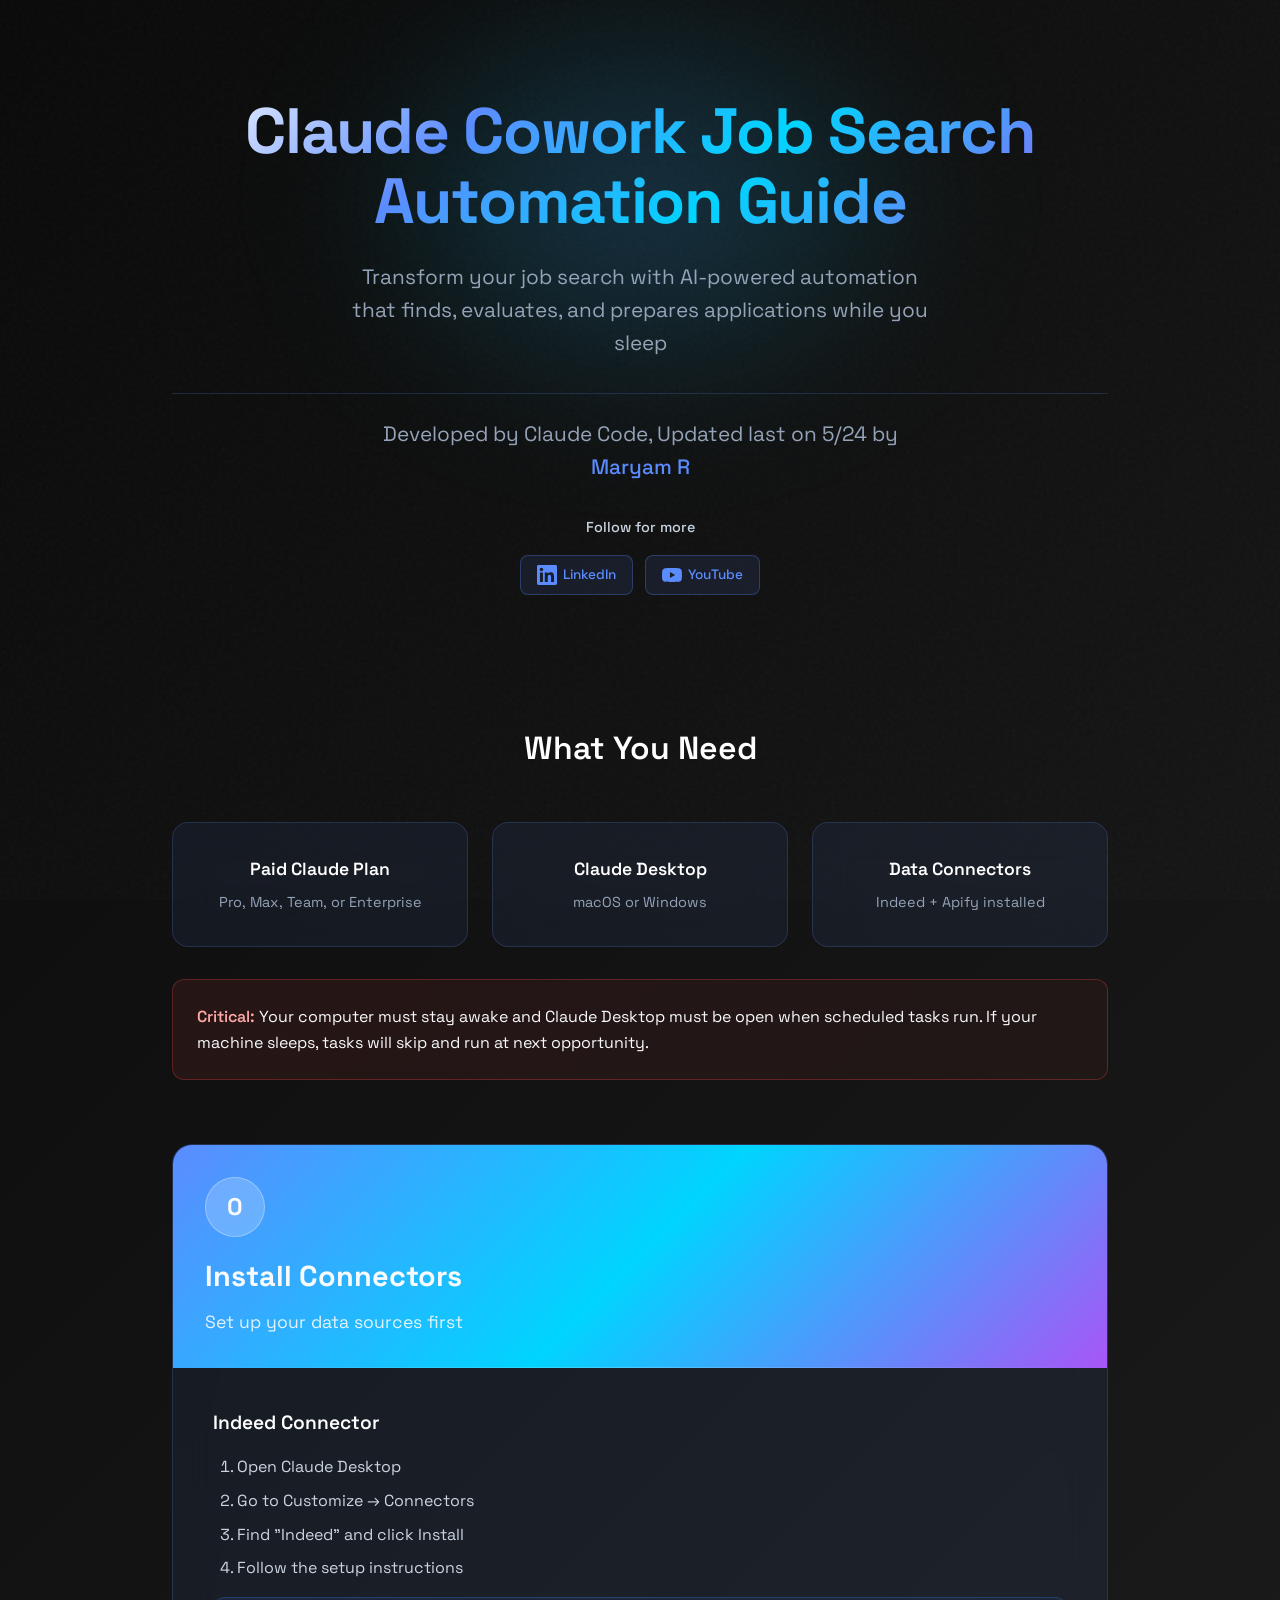
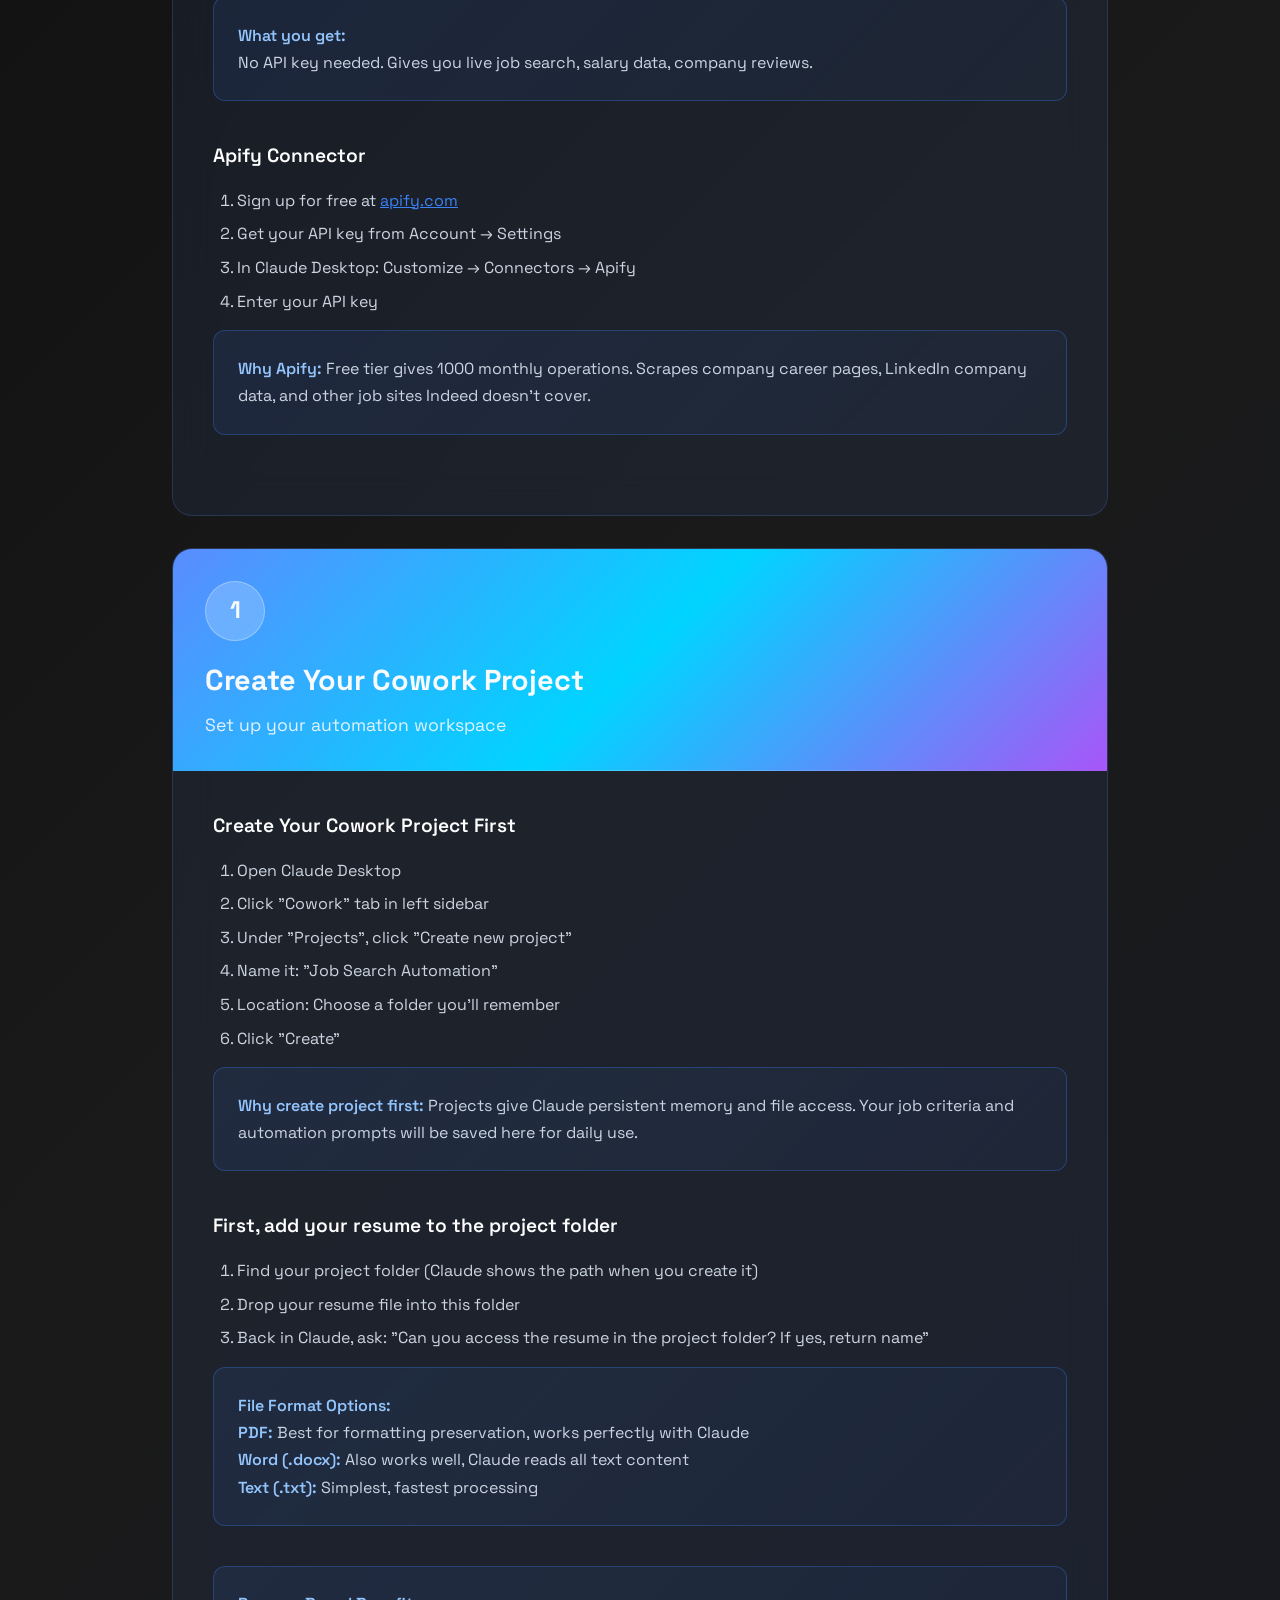
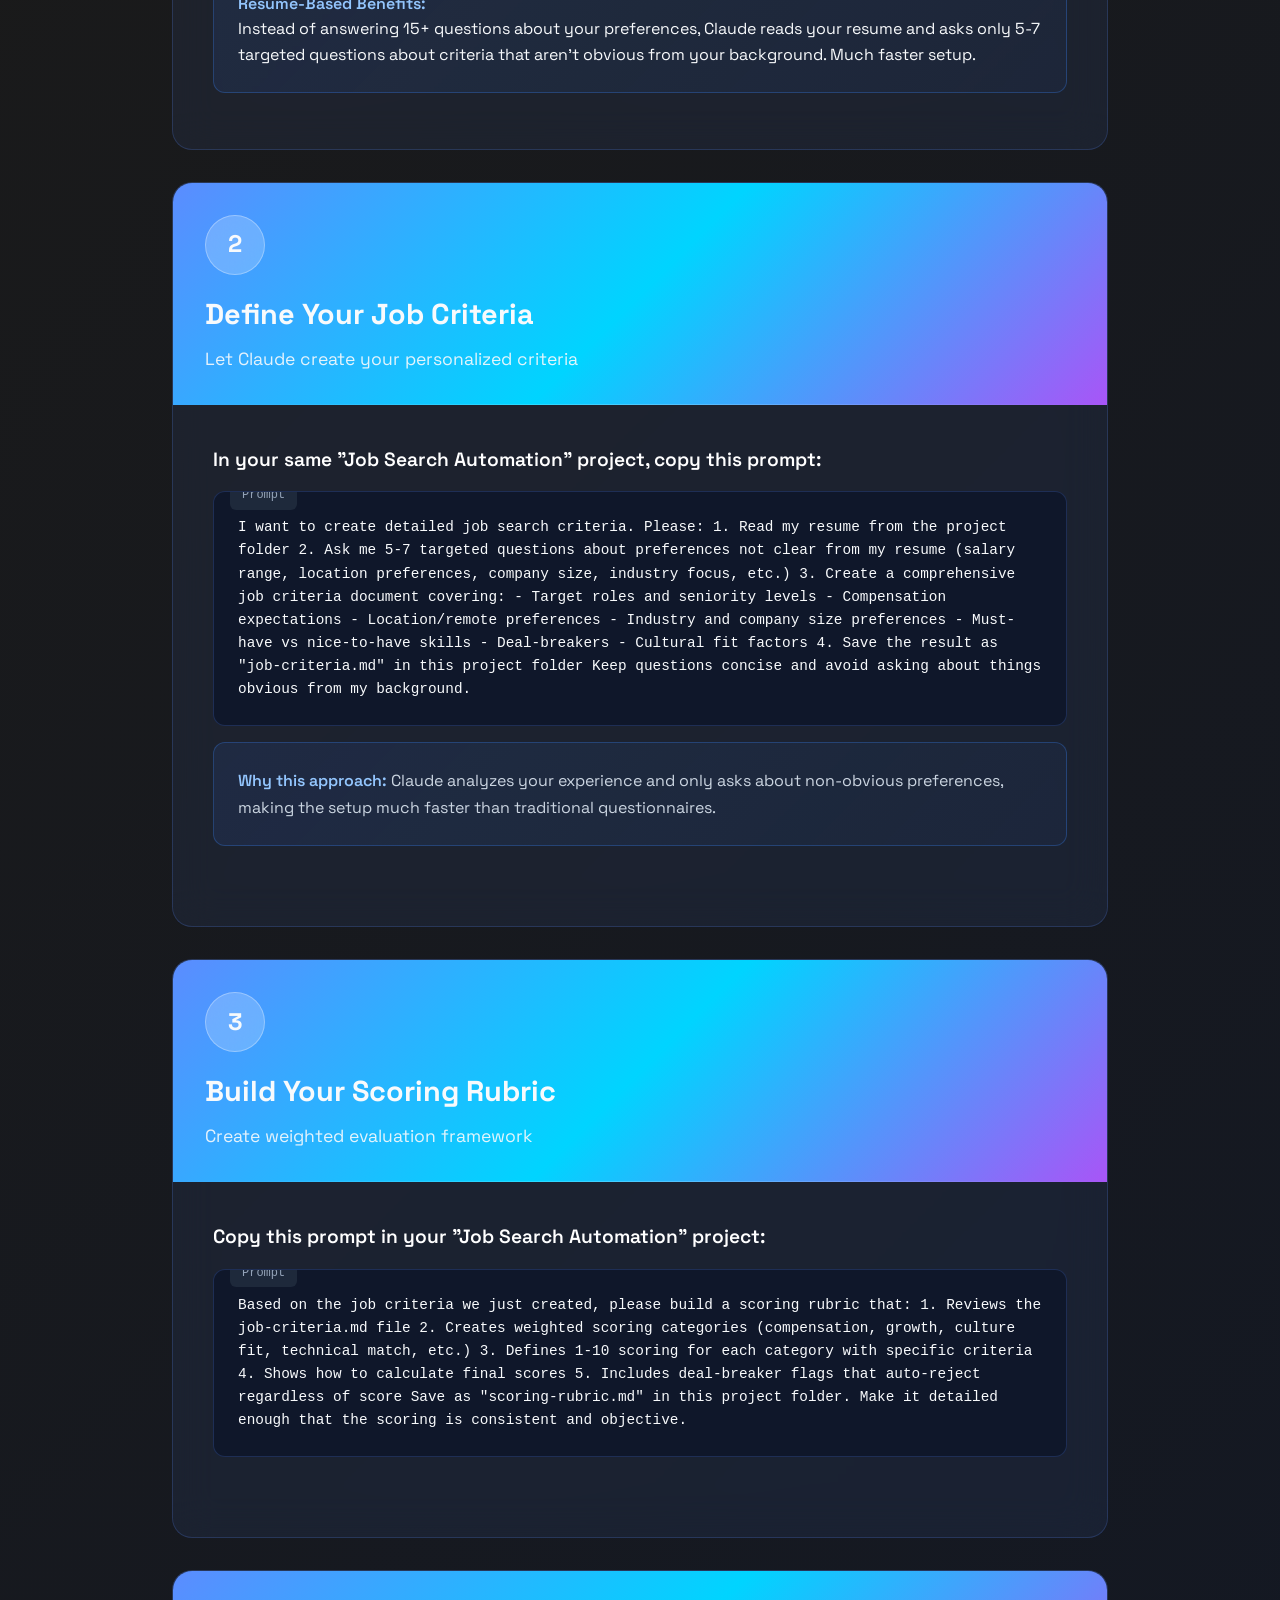
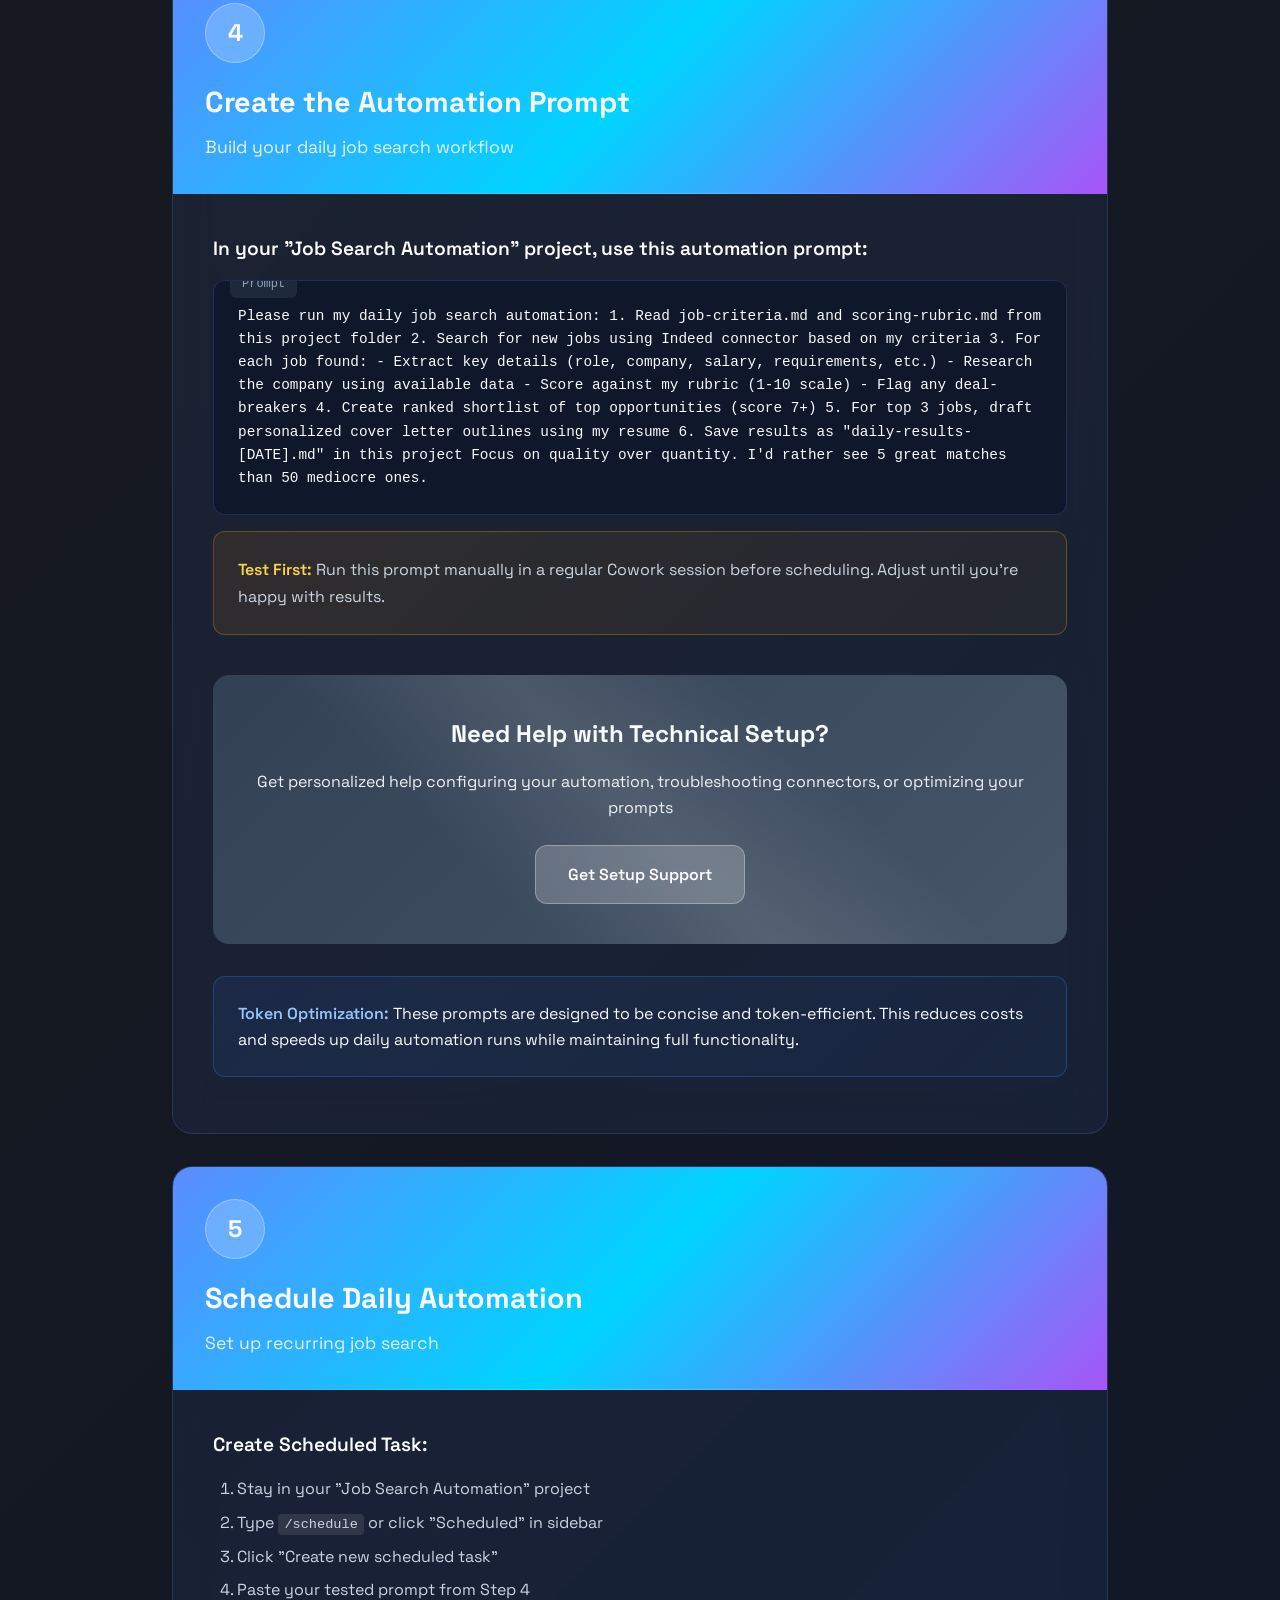
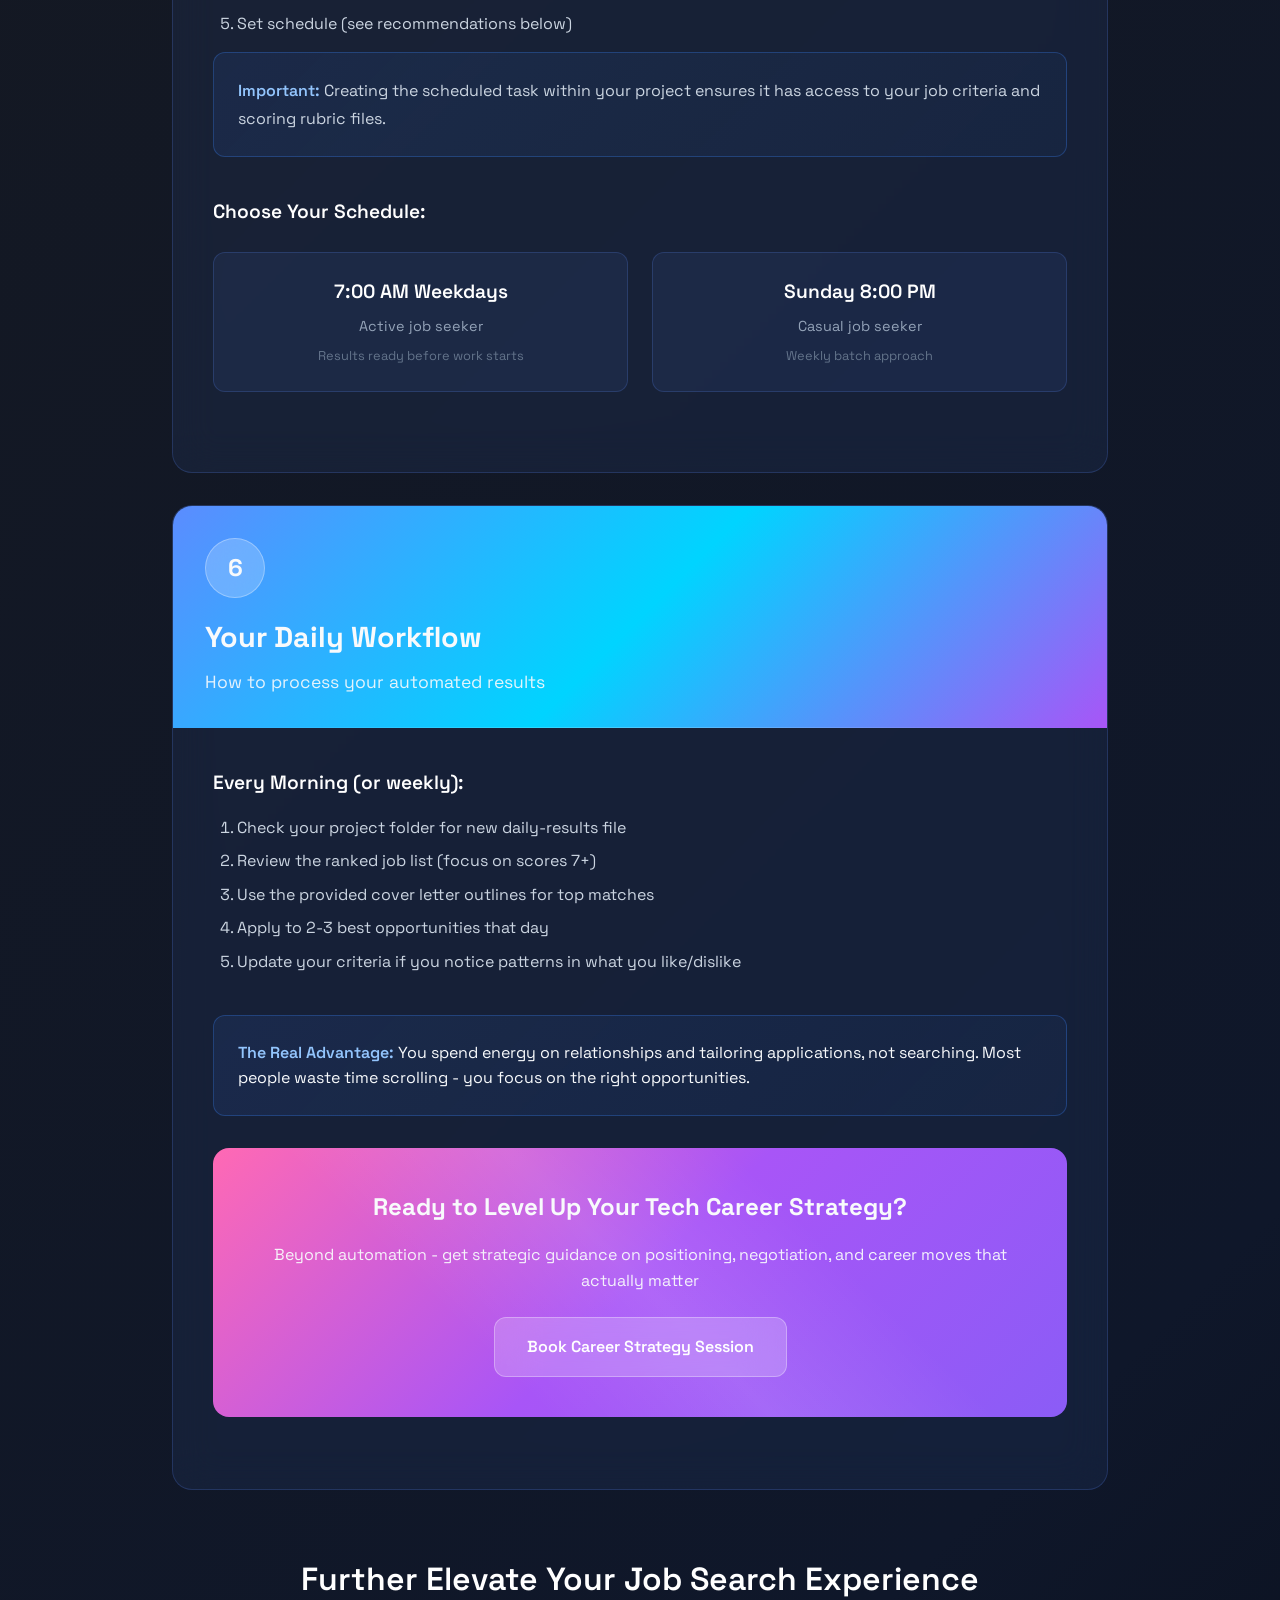
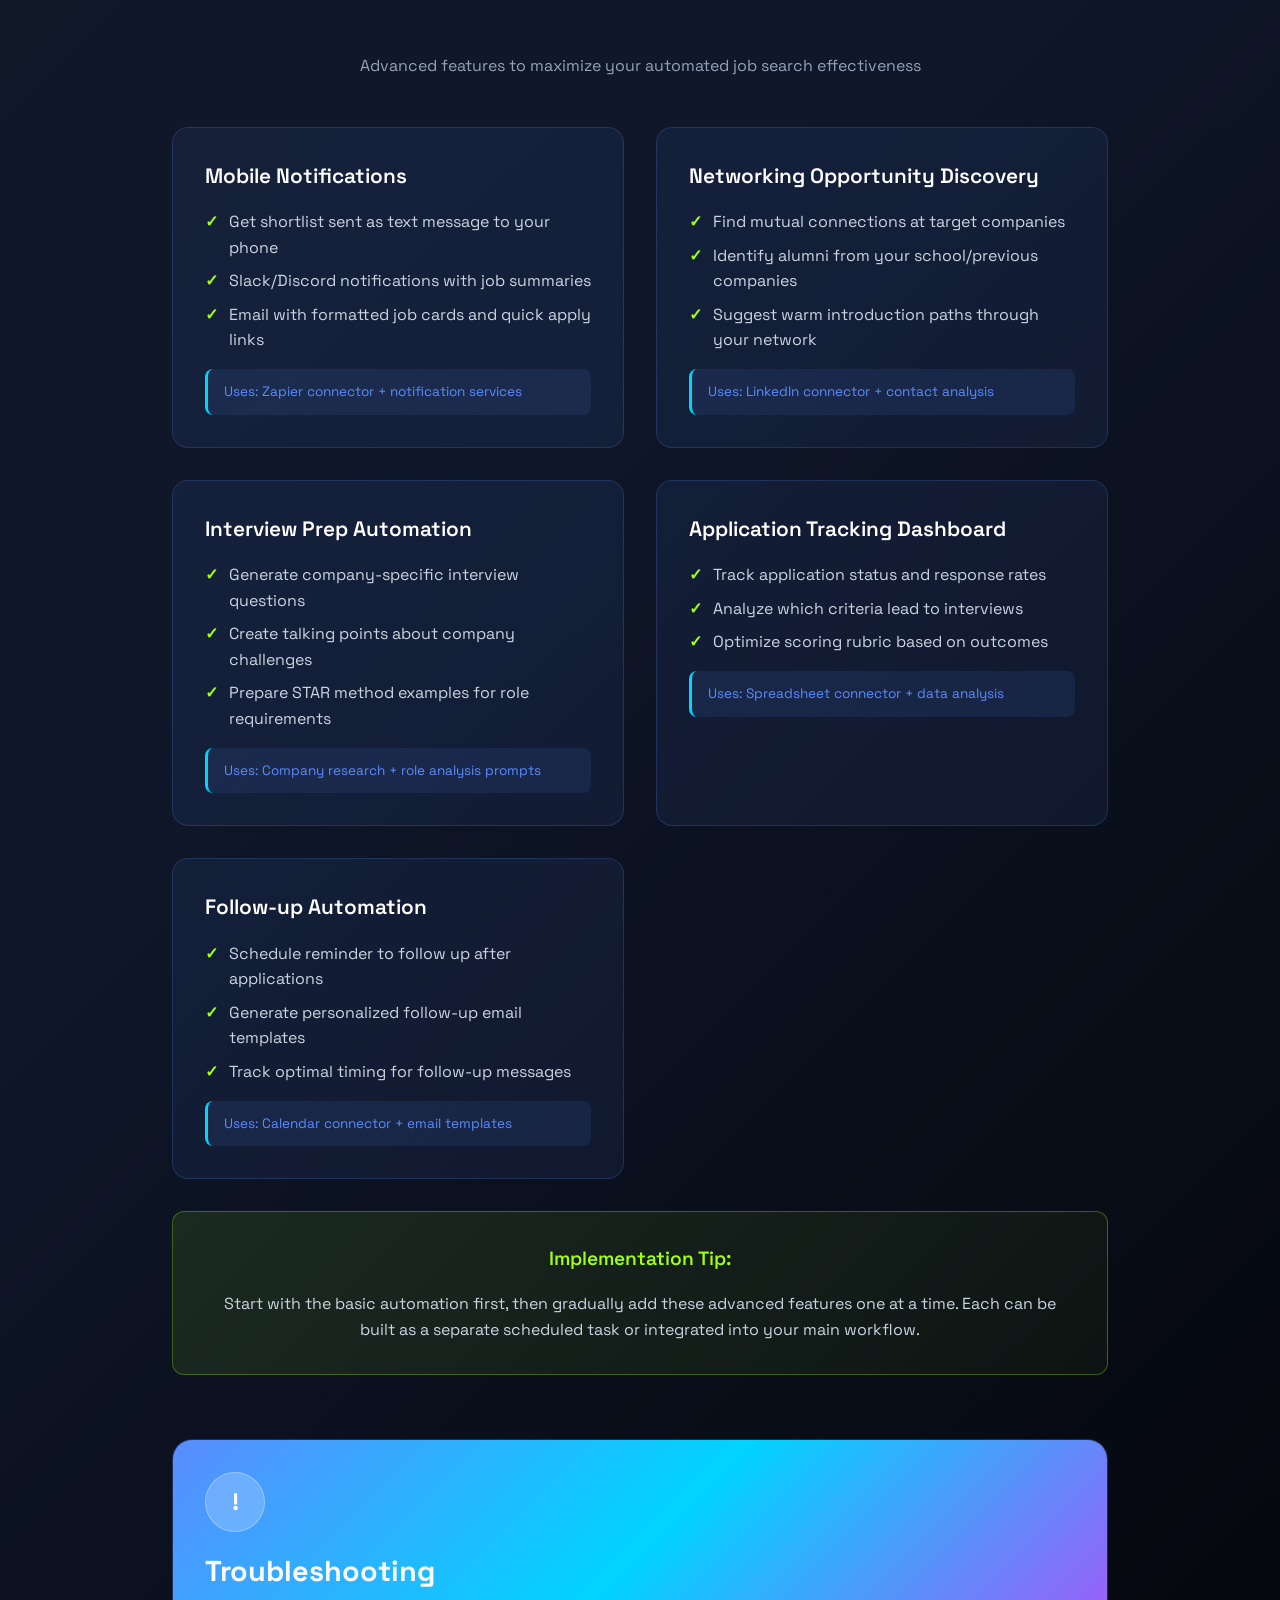
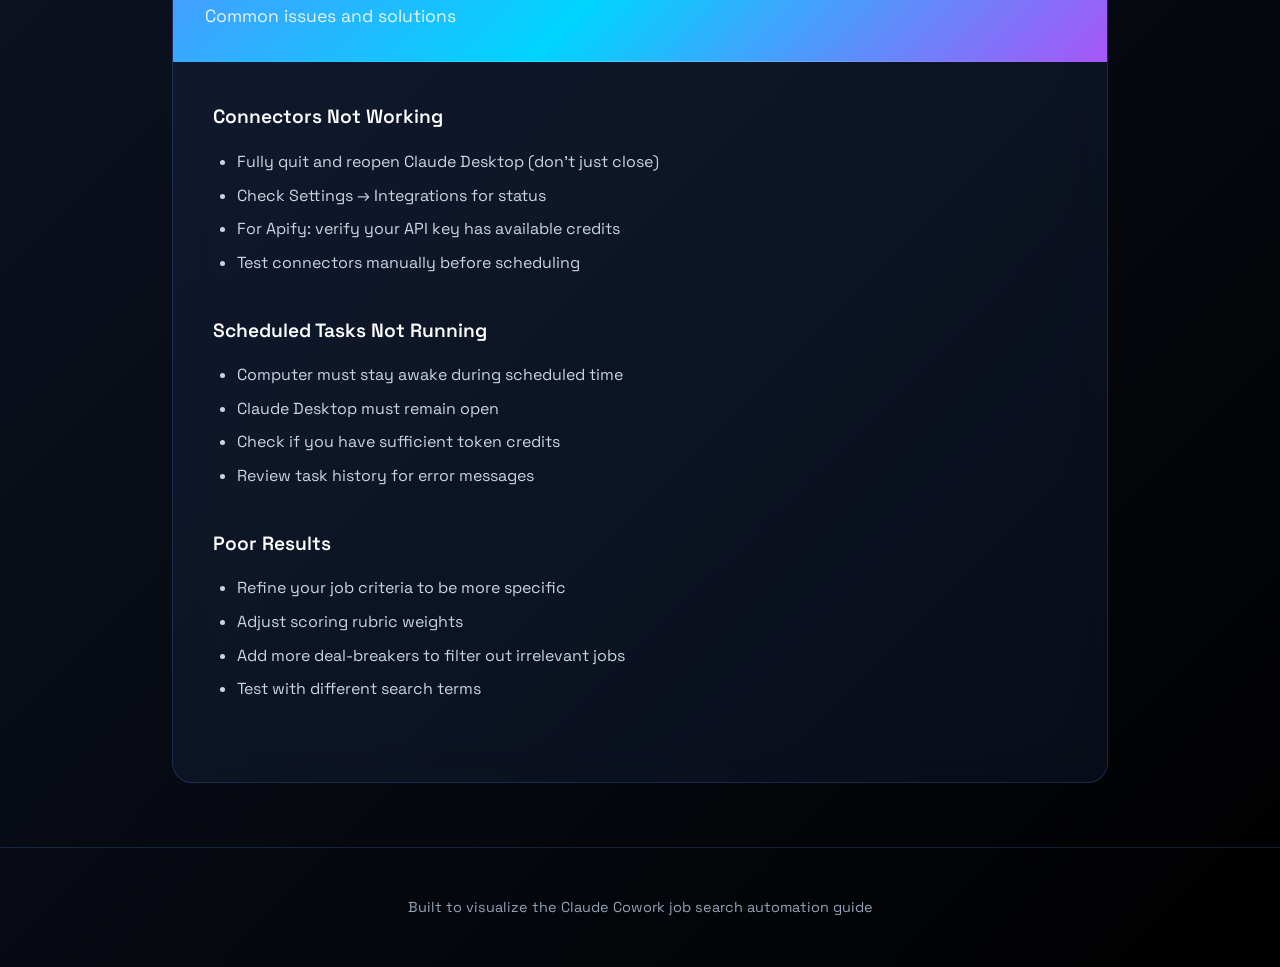
<file: index.html>
<!DOCTYPE html>
<html lang="en">
<head>
    <meta charset="UTF-8">
    <meta name="viewport" content="width=device-width, initial-scale=1.0">
    <title>Claude Cowork Job Search - Step by Step Guide</title>
    <link rel="preconnect" href="https://fonts.googleapis.com">
    <link rel="preconnect" href="https://fonts.gstatic.com" crossorigin>
    <link href="https://fonts.googleapis.com/css2?family=Space+Grotesk:wght@300;400;500;600;700&family=SF+Mono:wght@400;500;600&display=swap" rel="stylesheet">
    <style>
        :root {
            --primary: #5B8CFF;
            --primary-light: #4F7CFF;
            --secondary: #A855F7;
            --accent: #A3FF12;
            --success: #84CC16;
            --warning: #FF9500;
            --error: #FF3B30;
            --cyan: #00D4FF;
            --pink: #FF69B4;
            --purple: #8B5CF6;
            --dark: #0A0A0A;
            --gray-900: #0F172A;
            --gray-800: #1E293B;
            --gray-700: #334155;
            --gray-600: #475569;
            --gray-500: #64748B;
            --gray-400: #94A3B8;
            --gray-300: #CBD5E1;
            --gray-200: #E2E8F0;
            --gray-100: #F1F5F9;
            --gray-50: #F8FAFC;
            --white: #FFFFFF;
            --surface: rgba(91, 140, 255, 0.08);
            --surface-hover: rgba(91, 140, 255, 0.12);
            --border: rgba(91, 140, 255, 0.2);
            --border-light: rgba(91, 140, 255, 0.1);
        }

        * {
            margin: 0;
            padding: 0;
            box-sizing: border-box;
        }

        body {
            font-family: 'Space Grotesk', -apple-system, BlinkMacSystemFont, 'Segoe UI', sans-serif;
            background: linear-gradient(135deg, #0A0A0A 0%, #1A1A1A 25%, #0F172A 75%, #000000 100%);
            color: #F8FAFC;
            min-height: 100vh;
            line-height: 1.6;
            font-weight: 400;
            overflow-x: hidden;
        }

        .grain {
            position: fixed;
            top: 0;
            left: 0;
            width: 100%;
            height: 100%;
            pointer-events: none;
            opacity: 0.03;
            background-image: url("data:image/svg+xml,%3Csvg viewBox='0 0 256 256' xmlns='http://www.w3.org/2000/svg'%3E%3Cfilter id='noiseFilter'%3E%3CfeTurbulence type='fractalNoise' baseFrequency='0.9' numOctaves='4' stitchTiles='stitch'/%3E%3C/filter%3E%3Crect width='100%25' height='100%25' filter='url(%23noiseFilter)'/%3E%3C/svg%3E");
            z-index: -1;
        }

        .container {
            max-width: 1000px;
            margin: 0 auto;
            padding: 0 2rem;
        }

        /* Hero Section */
        .hero {
            text-align: center;
            padding: 6rem 0 4rem;
            position: relative;
        }

        .hero::before {
            content: '';
            position: absolute;
            top: 0;
            left: 50%;
            transform: translateX(-50%);
            width: 600px;
            height: 400px;
            background: radial-gradient(ellipse, rgba(91, 140, 255, 0.25) 0%, rgba(0, 212, 255, 0.15) 40%, transparent 70%);
            filter: blur(80px);
            z-index: -1;
        }

        .hero h1 {
            font-size: 4rem;
            font-weight: 700;
            background: linear-gradient(135deg, #FFFFFF 0%, #5B8CFF 30%, #00D4FF 60%, #A855F7 100%);
            -webkit-background-clip: text;
            -webkit-text-fill-color: transparent;
            background-clip: text;
            margin-bottom: 1.5rem;
            letter-spacing: -0.02em;
            line-height: 1.1;
        }

        .hero p {
            font-size: 1.3rem;
            color: var(--gray-400);
            font-weight: 400;
            max-width: 600px;
            margin: 0 auto 2rem;
        }

        /* Hero Social Section */
        .hero-social {
            margin-top: 2rem;
            padding-top: 1.5rem;
            border-top: 1px solid var(--border);
        }

        .hero-social-intro {
            font-size: 0.85rem;
            color: var(--gray-500);
            margin-bottom: 0.75rem;
        }

        .author-link {
            color: var(--primary);
            text-decoration: none;
            font-weight: 500;
            transition: color 0.3s ease;
        }

        .author-link:hover {
            color: var(--cyan);
        }

        .hero-social-text {
            font-size: 0.9rem;
            color: var(--gray-300);
            margin-bottom: 1rem;
            font-weight: 500;
        }

        .hero-social-links {
            display: flex;
            justify-content: center;
            gap: 0.75rem;
        }

        .hero-social-link {
            display: flex;
            align-items: center;
            gap: 0.4rem;
            padding: 0.5rem 1rem;
            background: rgba(91, 140, 255, 0.1);
            border: 1px solid rgba(91, 140, 255, 0.3);
            border-radius: 8px;
            color: var(--primary);
            text-decoration: none;
            font-weight: 500;
            font-size: 0.85rem;
            transition: all 0.3s ease;
            backdrop-filter: blur(10px);
        }

        .hero-social-link:hover {
            background: rgba(91, 140, 255, 0.2);
            border-color: var(--primary);
            color: var(--cyan);
            transform: translateY(-1px);
        }

        /* Requirements Grid */
        .requirements-section {
            margin: 4rem 0;
        }

        .section-title {
            font-size: 2rem;
            font-weight: 600;
            text-align: center;
            margin-bottom: 3rem;
            color: var(--white);
        }

        .requirements-grid {
            display: grid;
            grid-template-columns: repeat(auto-fit, minmax(220px, 1fr));
            gap: 1.5rem;
            margin-bottom: 2rem;
        }

        .requirement-card {
            background: var(--surface);
            backdrop-filter: blur(20px);
            border: 1px solid var(--border);
            border-radius: 16px;
            padding: 2rem;
            text-align: center;
            transition: all 0.3s cubic-bezier(0.4, 0, 0.2, 1);
        }

        .requirement-card:hover {
            background: var(--surface-hover);
            transform: translateY(-4px);
            box-shadow: 0 20px 40px rgba(0, 0, 0, 0.3);
        }

        .requirement-card h4 {
            font-size: 1.1rem;
            font-weight: 600;
            margin-bottom: 0.5rem;
            color: var(--white);
        }

        .requirement-card p {
            color: var(--gray-400);
            font-size: 0.9rem;
            font-weight: 400;
        }

        /* Critical Notice */
        .critical-notice {
            background: linear-gradient(135deg, rgba(239, 68, 68, 0.1) 0%, rgba(239, 68, 68, 0.05) 100%);
            border: 1px solid rgba(239, 68, 68, 0.3);
            border-radius: 12px;
            padding: 1.5rem;
            margin: 2rem 0;
        }

        .critical-notice strong {
            color: #FCA5A5;
            font-weight: 600;
        }

        /* Step Cards */
        .step-card {
            background: var(--surface);
            backdrop-filter: blur(20px);
            border: 1px solid var(--border);
            border-radius: 20px;
            margin-bottom: 2rem;
            overflow: hidden;
            transition: all 0.3s cubic-bezier(0.4, 0, 0.2, 1);
        }

        .step-card:hover {
            background: var(--surface-hover);
            transform: translateY(-2px);
            box-shadow: 0 25px 50px rgba(0, 0, 0, 0.25);
        }

        .step-header {
            background: linear-gradient(135deg, var(--primary) 0%, var(--cyan) 50%, var(--secondary) 100%);
            padding: 2rem;
            position: relative;
        }

        .step-header::after {
            content: '';
            position: absolute;
            bottom: 0;
            left: 0;
            right: 0;
            height: 1px;
            background: linear-gradient(90deg, transparent, rgba(255, 255, 255, 0.2), transparent);
        }

        .step-number {
            display: inline-block;
            width: 60px;
            height: 60px;
            background: rgba(255, 255, 255, 0.2);
            border-radius: 50%;
            display: flex;
            align-items: center;
            justify-content: center;
            font-size: 1.5rem;
            font-weight: 700;
            margin-bottom: 1rem;
            backdrop-filter: blur(20px);
            border: 1px solid rgba(255, 255, 255, 0.3);
        }

        .step-title {
            font-size: 1.8rem;
            font-weight: 700;
            margin-bottom: 0.5rem;
        }

        .step-subtitle {
            font-size: 1.1rem;
            opacity: 0.9;
            font-weight: 400;
        }

        .step-content {
            padding: 2.5rem;
        }

        .substep {
            margin-bottom: 2.5rem;
        }

        .substep h4 {
            font-size: 1.2rem;
            font-weight: 600;
            margin-bottom: 1rem;
            color: var(--white);
        }

        .substep ul, .substep ol {
            margin: 1rem 0 1rem 1.5rem;
        }

        .substep li {
            margin-bottom: 0.5rem;
            color: var(--gray-300);
        }

        .substep p {
            color: var(--gray-300);
            line-height: 1.7;
        }

        /* Code blocks */
        .prompt-box {
            background: var(--gray-900);
            border: 1px solid var(--border);
            border-radius: 12px;
            padding: 1.5rem;
            margin: 1rem 0;
            font-family: 'SF Mono', 'Monaco', monospace;
            font-size: 0.9rem;
            line-height: 1.6;
            overflow-x: auto;
            position: relative;
        }

        .prompt-box::before {
            content: 'Prompt';
            position: absolute;
            top: -10px;
            left: 16px;
            background: var(--gray-800);
            color: var(--gray-400);
            padding: 0.25rem 0.75rem;
            border-radius: 6px;
            font-size: 0.75rem;
            font-weight: 500;
        }

        code {
            background: rgba(255, 255, 255, 0.1);
            padding: 0.2rem 0.4rem;
            border-radius: 4px;
            font-family: 'SF Mono', 'Monaco', monospace;
            font-size: 0.85rem;
        }

        /* Info boxes */
        .info-box {
            background: linear-gradient(135deg, rgba(59, 130, 246, 0.1) 0%, rgba(59, 130, 246, 0.05) 100%);
            border: 1px solid rgba(59, 130, 246, 0.3);
            border-radius: 12px;
            padding: 1.5rem;
            margin: 1rem 0;
        }

        .info-box strong {
            color: #93C5FD;
            font-weight: 600;
        }

        .warning-box {
            background: linear-gradient(135deg, rgba(245, 158, 11, 0.1) 0%, rgba(245, 158, 11, 0.05) 100%);
            border: 1px solid rgba(245, 158, 11, 0.3);
            border-radius: 12px;
            padding: 1.5rem;
            margin: 1rem 0;
        }

        .warning-box strong {
            color: #FCD34D;
            font-weight: 600;
        }

        /* Help sections */
        .help-section {
            background: linear-gradient(135deg, var(--accent) 0%, var(--success) 100%);
            border-radius: 16px;
            padding: 2.5rem;
            text-align: center;
            margin: 2rem 0;
            position: relative;
            overflow: hidden;
        }

        .help-section::before {
            content: '';
            position: absolute;
            top: 0;
            left: 0;
            right: 0;
            bottom: 0;
            background: linear-gradient(45deg, transparent 30%, rgba(255, 255, 255, 0.1) 50%, transparent 70%);
            animation: shimmer 4s ease-in-out infinite;
        }

        .help-section h3 {
            font-size: 1.5rem;
            font-weight: 700;
            margin-bottom: 1rem;
            position: relative;
            z-index: 1;
        }

        .help-section p {
            font-size: 1rem;
            margin-bottom: 1.5rem;
            opacity: 0.95;
            position: relative;
            z-index: 1;
        }

        .cta-button {
            display: inline-block;
            background: rgba(255, 255, 255, 0.2);
            color: white;
            padding: 1rem 2rem;
            border-radius: 12px;
            text-decoration: none;
            font-weight: 600;
            transition: all 0.3s ease;
            backdrop-filter: blur(20px);
            border: 1px solid rgba(255, 255, 255, 0.3);
            position: relative;
            z-index: 1;
        }

        .cta-button:hover {
            background: rgba(255, 255, 255, 0.3);
            transform: translateY(-2px);
        }

        .help-section.career-strategy {
            background: linear-gradient(135deg, var(--pink) 0%, var(--secondary) 50%, var(--purple) 100%);
        }

        .help-section.setup-help {
            background: linear-gradient(135deg, var(--gray-700) 0%, var(--gray-600) 100%);
        }

        /* Schedule cards */
        .schedule-grid {
            display: grid;
            grid-template-columns: repeat(auto-fit, minmax(250px, 1fr));
            gap: 1.5rem;
            margin: 1.5rem 0;
        }

        .schedule-card {
            background: var(--surface);
            border: 1px solid var(--border);
            border-radius: 12px;
            padding: 1.5rem;
            text-align: center;
            transition: all 0.3s ease;
            position: relative;
        }

        .schedule-card:hover {
            background: var(--surface-hover);
            transform: translateY(-2px);
        }

        .schedule-card.recommended {
            border-color: var(--accent);
            background: linear-gradient(135deg, rgba(163, 255, 18, 0.1) 0%, rgba(132, 204, 22, 0.05) 100%);
        }

        .schedule-card.recommended::before {
            content: 'Recommended';
            position: absolute;
            top: -8px;
            right: 12px;
            background: var(--accent);
            color: var(--dark);
            padding: 0.25rem 0.75rem;
            border-radius: 12px;
            font-size: 0.75rem;
            font-weight: 600;
        }

        .schedule-time {
            font-size: 1.2rem;
            font-weight: 600;
            margin-bottom: 0.5rem;
            color: var(--white);
        }

        .schedule-desc {
            color: var(--gray-400);
            font-size: 0.9rem;
            margin-bottom: 0.5rem;
        }

        .schedule-benefit {
            color: var(--gray-500);
            font-size: 0.8rem;
        }

        /* Social section */
        .social-section {
            background: linear-gradient(135deg, var(--gray-800) 0%, var(--gray-900) 100%);
            border-radius: 20px;
            padding: 3rem;
            text-align: center;
            margin: 3rem 0;
        }

        .social-section h3 {
            font-size: 1.8rem;
            font-weight: 700;
            margin-bottom: 1rem;
        }

        .social-section p {
            color: var(--gray-400);
            margin-bottom: 2rem;
        }

        .social-links {
            display: flex;
            justify-content: center;
            gap: 1.5rem;
        }

        .social-link {
            display: flex;
            align-items: center;
            gap: 0.5rem;
            padding: 1rem 1.5rem;
            background: var(--surface);
            border: 1px solid var(--border);
            border-radius: 12px;
            color: var(--white);
            text-decoration: none;
            font-weight: 500;
            transition: all 0.3s ease;
        }

        .social-link:hover {
            background: var(--surface-hover);
            transform: translateY(-2px);
        }

        /* Advanced features */
        .features-grid {
            display: grid;
            grid-template-columns: repeat(auto-fit, minmax(300px, 1fr));
            gap: 2rem;
            margin: 2rem 0;
        }

        .feature-card {
            background: var(--surface);
            border: 1px solid var(--border);
            border-radius: 16px;
            padding: 2rem;
            transition: all 0.3s cubic-bezier(0.4, 0, 0.2, 1);
        }

        .feature-card:hover {
            background: var(--surface-hover);
            transform: translateY(-4px);
            box-shadow: 0 20px 40px rgba(0, 0, 0, 0.3);
        }

        .feature-card h3 {
            font-size: 1.3rem;
            font-weight: 600;
            margin-bottom: 1rem;
            color: var(--white);
        }

        .feature-card ul {
            list-style: none;
            margin-bottom: 1rem;
        }

        .feature-card li {
            color: var(--gray-300);
            margin-bottom: 0.5rem;
            padding-left: 1.5rem;
            position: relative;
        }

        .feature-card li::before {
            content: '✓';
            position: absolute;
            left: 0;
            color: var(--accent);
            font-weight: 600;
        }

        .tech-note {
            background: rgba(91, 140, 255, 0.1);
            color: var(--primary);
            padding: 0.75rem 1rem;
            border-radius: 8px;
            font-size: 0.85rem;
            border-left: 3px solid var(--cyan);
        }

        .implementation-note {
            background: linear-gradient(135deg, rgba(163, 255, 18, 0.1) 0%, rgba(132, 204, 22, 0.05) 100%);
            border: 1px solid rgba(163, 255, 18, 0.3);
            border-radius: 12px;
            padding: 2rem;
            text-align: center;
            margin-top: 2rem;
        }

        .implementation-note h4 {
            color: var(--accent);
            margin-bottom: 1rem;
            font-size: 1.2rem;
            font-weight: 600;
        }

        .implementation-note p {
            color: var(--gray-300);
        }

        /* Footer */
        .footer {
            padding: 3rem 2rem;
            color: var(--gray-400);
            border-top: 1px solid var(--border);
            margin-top: 4rem;
        }

        .footer-content {
            max-width: 1000px;
            margin: 0 auto;
            display: flex;
            flex-direction: column;
            align-items: center;
            gap: 2rem;
        }

        .footer-content p {
            font-size: 0.9rem;
            color: var(--gray-400);
        }

        .footer-social {
            display: flex;
            align-items: center;
            gap: 1rem;
            font-size: 0.9rem;
        }

        .footer-social span {
            color: var(--gray-500);
        }

        .footer-links {
            display: flex;
            gap: 1rem;
        }

        .footer-social-link {
            display: flex;
            align-items: center;
            gap: 0.5rem;
            padding: 0.5rem 1rem;
            background: var(--surface);
            border: 1px solid var(--border-light);
            border-radius: 8px;
            color: var(--gray-400);
            text-decoration: none;
            font-size: 0.85rem;
            transition: all 0.3s ease;
        }

        .footer-social-link:hover {
            background: var(--surface-hover);
            color: var(--primary);
            transform: translateY(-1px);
        }

        /* Responsive */
        @media (max-width: 768px) {
            .container {
                padding: 0 1rem;
            }

            .hero h1 {
                font-size: 2.5rem;
            }

            .hero p {
                font-size: 1.1rem;
            }

            .hero-social-links {
                flex-direction: column;
                align-items: center;
                gap: 0.75rem;
            }

            .hero-social-link {
                width: 200px;
                justify-content: center;
            }

            .requirements-grid {
                grid-template-columns: 1fr;
            }

            .social-links {
                flex-direction: column;
                align-items: center;
            }

            .features-grid {
                grid-template-columns: 1fr;
            }

            .schedule-grid {
                grid-template-columns: 1fr;
            }

            .footer-social {
                flex-direction: column;
                gap: 1.5rem;
                text-align: center;
            }

            .footer-links {
                justify-content: center;
            }
        }

        @keyframes shimmer {
            0%, 100% { transform: translateX(-100%); }
            50% { transform: translateX(100%); }
        }
    </style>
</head>
<body>
    <div class="grain"></div>
    
    <div class="container">
        <!-- Hero Section -->
        <div class="hero">
            <h1>Claude Cowork Job Search Automation Guide</h1>
            <p>Transform your job search with AI-powered automation that finds, evaluates, and prepares applications while you sleep</p>
            
            <!-- Inline Social Section -->
            <div class="hero-social">
                <p class="hero-social-intro">Developed by Claude Code, Updated last on 5/24 by <a href="https://www.linkedin.com/in/maryamrezapoor/" target="_blank" class="author-link">Maryam R</a></p>
                <div class="hero-social-text">Follow for more</div>
                <div class="hero-social-links">
                    <a href="https://www.linkedin.com/in/maryamrezapoor/" target="_blank" class="hero-social-link">
                        <svg width="20" height="20" viewBox="0 0 24 24" fill="currentColor">
                            <path d="M20.447 20.452h-3.554v-5.569c0-1.328-.027-3.037-1.852-3.037-1.853 0-2.136 1.445-2.136 2.939v5.667H9.351V9h3.414v1.561h.046c.477-.9 1.637-1.85 3.37-1.85 3.601 0 4.267 2.37 4.267 5.455v6.286zM5.337 7.433c-1.144 0-2.063-.926-2.063-2.065 0-1.138.92-2.063 2.063-2.063 1.14 0 2.064.925 2.064 2.063 0 1.139-.925 2.065-2.064 2.065zm1.782 13.019H3.555V9h3.564v11.452zM22.225 0H1.771C.792 0 0 .774 0 1.729v20.542C0 23.227.792 24 1.771 24h20.451C23.2 24 24 23.227 24 22.271V1.729C24 .774 23.2 0 22.222 0h.003z"/>
                        </svg>
                        LinkedIn
                    </a>
                    <a href="https://www.youtube.com/@BuildwithMaryam" target="_blank" class="hero-social-link">
                        <svg width="20" height="20" viewBox="0 0 24 24" fill="currentColor">
                            <path d="M23.498 6.186a3.016 3.016 0 0 0-2.122-2.136C19.505 3.545 12 3.545 12 3.545s-7.505 0-9.377.505A3.017 3.017 0 0 0 .502 6.186C0 8.07 0 12 0 12s0 3.93.502 5.814a3.016 3.016 0 0 0 2.122 2.136c1.871.505 9.376.505 9.376.505s7.505 0 9.377-.505a3.015 3.015 0 0 0 2.122-2.136C24 15.93 24 12 24 12s0-3.93-.502-5.814zM9.545 15.568V8.432L15.818 12l-6.273 3.568z"/>
                        </svg>
                        YouTube
                    </a>
                </div>
            </div>
        </div>

        <!-- Requirements Section -->
        <div class="requirements-section">
            <h2 class="section-title">What You Need</h2>
            <div class="requirements-grid">
                <div class="requirement-card">
                    <h4>Paid Claude Plan</h4>
                    <p>Pro, Max, Team, or Enterprise</p>
                </div>
                <div class="requirement-card">
                    <h4>Claude Desktop</h4>
                    <p>macOS or Windows</p>
                </div>
                <div class="requirement-card">
                    <h4>Data Connectors</h4>
                    <p>Indeed + Apify installed</p>
                </div>
            </div>
            
            <div class="critical-notice">
                <p><strong>Critical:</strong> Your computer must stay awake and Claude Desktop must be open when scheduled tasks run. If your machine sleeps, tasks will skip and run at next opportunity.</p>
            </div>
        </div>

        <!-- Step 0: Install Connectors -->
        <div class="step-card">
            <div class="step-header">
                <div class="step-number">0</div>
                <div class="step-title">Install Connectors</div>
                <div class="step-subtitle">Set up your data sources first</div>
            </div>
            <div class="step-content">
                <div class="substep">
                    <h4>Indeed Connector</h4>
                    <ol>
                        <li>Open Claude Desktop</li>
                        <li>Go to Customize → Connectors</li>
                        <li>Find "Indeed" and click Install</li>
                        <li>Follow the setup instructions</li>
                    </ol>
                    <div class="info-box">
                        <p><strong>What you get:</strong><br>
                        No API key needed. Gives you live job search, salary data, company reviews.</p>
                    </div>
                </div>

                <div class="substep">
                    <h4>Apify Connector</h4>
                    <ol>
                        <li>Sign up for free at <a href="https://apify.com" target="_blank" style="color: #3B82F6;">apify.com</a></li>
                        <li>Get your API key from Account → Settings</li>
                        <li>In Claude Desktop: Customize → Connectors → Apify</li>
                        <li>Enter your API key</li>
                    </ol>
                    <div class="info-box">
                        <p><strong>Why Apify:</strong> Free tier gives 1000 monthly operations. Scrapes company career pages, LinkedIn company data, and other job sites Indeed doesn't cover.</p>
                    </div>
                </div>
            </div>
        </div>

        <!-- Step 1: Create Project -->
        <div class="step-card">
            <div class="step-header">
                <div class="step-number">1</div>
                <div class="step-title">Create Your Cowork Project</div>
                <div class="step-subtitle">Set up your automation workspace</div>
            </div>
            <div class="step-content">
                <div class="substep">
                    <h4>Create Your Cowork Project First</h4>
                    <ol>
                        <li>Open Claude Desktop</li>
                        <li>Click "Cowork" tab in left sidebar</li>
                        <li>Under "Projects", click "Create new project"</li>
                        <li>Name it: "Job Search Automation"</li>
                        <li>Location: Choose a folder you'll remember</li>
                        <li>Click "Create"</li>
                    </ol>
                    <div class="info-box">
                        <p><strong>Why create project first:</strong> Projects give Claude persistent memory and file access. Your job criteria and automation prompts will be saved here for daily use.</p>
                    </div>
                </div>

                <div class="substep">
                    <h4>First, add your resume to the project folder</h4>
                    <ol>
                        <li>Find your project folder (Claude shows the path when you create it)</li>
                        <li>Drop your resume file into this folder</li>
                        <li>Back in Claude, ask: "Can you access the resume in the project folder? If yes, return name"</li>
                    </ol>
                    <div class="info-box">
                        <p><strong>File Format Options:</strong><br>
                        <strong>PDF:</strong> Best for formatting preservation, works perfectly with Claude<br>
                        <strong>Word (.docx):</strong> Also works well, Claude reads all text content<br>
                        <strong>Text (.txt):</strong> Simplest, fastest processing</p>
                    </div>
                </div>

                <div class="info-box">
                    <p><strong>Resume-Based Benefits:</strong><br>
                    Instead of answering 15+ questions about your preferences, Claude reads your resume and asks only 5-7 targeted questions about criteria that aren't obvious from your background. Much faster setup.</p>
                </div>
            </div>
        </div>

        <!-- Step 2: Define Criteria -->
        <div class="step-card">
            <div class="step-header">
                <div class="step-number">2</div>
                <div class="step-title">Define Your Job Criteria</div>
                <div class="step-subtitle">Let Claude create your personalized criteria</div>
            </div>
            <div class="step-content">
                <div class="substep">
                    <h4>In your same "Job Search Automation" project, copy this prompt:</h4>
                    <div class="prompt-box">I want to create detailed job search criteria. Please:

1. Read my resume from the project folder
2. Ask me 5-7 targeted questions about preferences not clear from my resume (salary range, location preferences, company size, industry focus, etc.)
3. Create a comprehensive job criteria document covering:
   - Target roles and seniority levels
   - Compensation expectations
   - Location/remote preferences  
   - Industry and company size preferences
   - Must-have vs nice-to-have skills
   - Deal-breakers
   - Cultural fit factors

4. Save the result as "job-criteria.md" in this project folder

Keep questions concise and avoid asking about things obvious from my background.</div>
                    <div class="info-box">
                        <p><strong>Why this approach:</strong> Claude analyzes your experience and only asks about non-obvious preferences, making the setup much faster than traditional questionnaires.</p>
                    </div>
                </div>
            </div>
        </div>

        <!-- Step 3: Create Scoring System -->
        <div class="step-card">
            <div class="step-header">
                <div class="step-number">3</div>
                <div class="step-title">Build Your Scoring Rubric</div>
                <div class="step-subtitle">Create weighted evaluation framework</div>
            </div>
            <div class="step-content">
                <div class="substep">
                    <h4>Copy this prompt in your "Job Search Automation" project:</h4>
                    <div class="prompt-box">Based on the job criteria we just created, please build a scoring rubric that:

1. Reviews the job-criteria.md file 
2. Creates weighted scoring categories (compensation, growth, culture fit, technical match, etc.)
3. Defines 1-10 scoring for each category with specific criteria
4. Shows how to calculate final scores
5. Includes deal-breaker flags that auto-reject regardless of score

Save as "scoring-rubric.md" in this project folder.

Make it detailed enough that the scoring is consistent and objective.</div>
                </div>
            </div>
        </div>

        <!-- Step 4: Build Automation -->
        <div class="step-card">
            <div class="step-header">
                <div class="step-number">4</div>
                <div class="step-title">Create the Automation Prompt</div>
                <div class="step-subtitle">Build your daily job search workflow</div>
            </div>
            <div class="step-content">
                <div class="substep">
                    <h4>In your "Job Search Automation" project, use this automation prompt:</h4>
                    <div class="prompt-box">Please run my daily job search automation:

1. Read job-criteria.md and scoring-rubric.md from this project folder
2. Search for new jobs using Indeed connector based on my criteria
3. For each job found:
   - Extract key details (role, company, salary, requirements, etc.)
   - Research the company using available data
   - Score against my rubric (1-10 scale)
   - Flag any deal-breakers
4. Create ranked shortlist of top opportunities (score 7+)
5. For top 3 jobs, draft personalized cover letter outlines using my resume
6. Save results as "daily-results-[DATE].md" in this project

Focus on quality over quantity. I'd rather see 5 great matches than 50 mediocre ones.</div>
                    
                    <div class="warning-box">
                        <p><strong>Test First:</strong> Run this prompt manually in a regular Cowork session before scheduling. Adjust until you're happy with results.</p>
                    </div>
                </div>

                <div class="help-section setup-help">
                    <h3>Need Help with Technical Setup?</h3>
                    <p>Get personalized help configuring your automation, troubleshooting connectors, or optimizing your prompts</p>
                    <a href="https://www.jee-bee.com/" class="cta-button" target="_blank">Get Setup Support</a>
                </div>

                <div class="info-box">
                    <p><strong>Token Optimization:</strong> These prompts are designed to be concise and token-efficient. This reduces costs and speeds up daily automation runs while maintaining full functionality.</p>
                </div>
            </div>
        </div>

        <!-- Step 5: Schedule Automation -->
        <div class="step-card">
            <div class="step-header">
                <div class="step-number">5</div>
                <div class="step-title">Schedule Daily Automation</div>
                <div class="step-subtitle">Set up recurring job search</div>
            </div>
            <div class="step-content">
                <div class="substep">
                    <h4>Create Scheduled Task:</h4>
                    <ol>
                        <li>Stay in your "Job Search Automation" project</li>
                        <li>Type <code>/schedule</code> or click "Scheduled" in sidebar</li>
                        <li>Click "Create new scheduled task"</li>
                        <li>Paste your tested prompt from Step 4</li>
                        <li>Set schedule (see recommendations below)</li>
                    </ol>
                    <div class="info-box">
                        <p><strong>Important:</strong> Creating the scheduled task within your project ensures it has access to your job criteria and scoring rubric files.</p>
                    </div>
                </div>

                <div class="substep">
                    <h4>Choose Your Schedule:</h4>
                    <div class="schedule-grid">
                        <div class="schedule-card">
                            <div class="schedule-time">7:00 AM Weekdays</div>
                            <div class="schedule-desc">Active job seeker</div>
                            <div class="schedule-benefit">Results ready before work starts</div>
                        </div>
                        <div class="schedule-card">
                            <div class="schedule-time">Sunday 8:00 PM</div>
                            <div class="schedule-desc">Casual job seeker</div>
                            <div class="schedule-benefit">Weekly batch approach</div>
                        </div>
                    </div>
                </div>
            </div>
        </div>

        <!-- Step 6: Daily Workflow -->
        <div class="step-card">
            <div class="step-header">
                <div class="step-number">6</div>
                <div class="step-title">Your Daily Workflow</div>
                <div class="step-subtitle">How to process your automated results</div>
            </div>
            <div class="step-content">
                <div class="substep">
                    <h4>Every Morning (or weekly):</h4>
                    <ol>
                        <li>Check your project folder for new daily-results file</li>
                        <li>Review the ranked job list (focus on scores 7+)</li>
                        <li>Use the provided cover letter outlines for top matches</li>
                        <li>Apply to 2-3 best opportunities that day</li>
                        <li>Update your criteria if you notice patterns in what you like/dislike</li>
                    </ol>
                </div>

                <div class="info-box">
                    <p><strong>The Real Advantage:</strong> You spend energy on relationships and tailoring applications, not searching. Most people waste time scrolling - you focus on the right opportunities.</p>
                </div>

                <div class="help-section career-strategy">
                    <h3>Ready to Level Up Your Tech Career Strategy?</h3>
                    <p>Beyond automation - get strategic guidance on positioning, negotiation, and career moves that actually matter</p>
                    <a href="https://www.jee-bee.com/" class="cta-button" target="_blank">Book Career Strategy Session</a>
                </div>
            </div>
        </div>

        <!-- Advanced Features Section -->
        <div class="requirements-section">
            <h2 class="section-title">Further Elevate Your Job Search Experience</h2>
            <p style="text-align: center; color: var(--gray-400); margin-bottom: 3rem;">Advanced features to maximize your automated job search effectiveness</p>
            
            <div class="features-grid">
                <div class="feature-card">
                    <h3>Mobile Notifications</h3>
                    <ul>
                        <li>Get shortlist sent as text message to your phone</li>
                        <li>Slack/Discord notifications with job summaries</li>
                        <li>Email with formatted job cards and quick apply links</li>
                    </ul>
                    <div class="tech-note">Uses: Zapier connector + notification services</div>
                </div>

                <div class="feature-card">
                    <h3>Networking Opportunity Discovery</h3>
                    <ul>
                        <li>Find mutual connections at target companies</li>
                        <li>Identify alumni from your school/previous companies</li>
                        <li>Suggest warm introduction paths through your network</li>
                    </ul>
                    <div class="tech-note">Uses: LinkedIn connector + contact analysis</div>
                </div>

                <div class="feature-card">
                    <h3>Interview Prep Automation</h3>
                    <ul>
                        <li>Generate company-specific interview questions</li>
                        <li>Create talking points about company challenges</li>
                        <li>Prepare STAR method examples for role requirements</li>
                    </ul>
                    <div class="tech-note">Uses: Company research + role analysis prompts</div>
                </div>

                <div class="feature-card">
                    <h3>Application Tracking Dashboard</h3>
                    <ul>
                        <li>Track application status and response rates</li>
                        <li>Analyze which criteria lead to interviews</li>
                        <li>Optimize scoring rubric based on outcomes</li>
                    </ul>
                    <div class="tech-note">Uses: Spreadsheet connector + data analysis</div>
                </div>

                <div class="feature-card">
                    <h3>Follow-up Automation</h3>
                    <ul>
                        <li>Schedule reminder to follow up after applications</li>
                        <li>Generate personalized follow-up email templates</li>
                        <li>Track optimal timing for follow-up messages</li>
                    </ul>
                    <div class="tech-note">Uses: Calendar connector + email templates</div>
                </div>
            </div>

            <div class="implementation-note">
                <h4>Implementation Tip:</h4>
                <p>Start with the basic automation first, then gradually add these advanced features one at a time. Each can be built as a separate scheduled task or integrated into your main workflow.</p>
            </div>
        </div>

        <!-- Troubleshooting -->
        <div class="step-card">
            <div class="step-header">
                <div class="step-number">!</div>
                <div class="step-title">Troubleshooting</div>
                <div class="step-subtitle">Common issues and solutions</div>
            </div>
            <div class="step-content">
                <div class="substep">
                    <h4>Connectors Not Working</h4>
                    <ul>
                        <li>Fully quit and reopen Claude Desktop (don't just close)</li>
                        <li>Check Settings → Integrations for status</li>
                        <li>For Apify: verify your API key has available credits</li>
                        <li>Test connectors manually before scheduling</li>
                    </ul>
                </div>

                <div class="substep">
                    <h4>Scheduled Tasks Not Running</h4>
                    <ul>
                        <li>Computer must stay awake during scheduled time</li>
                        <li>Claude Desktop must remain open</li>
                        <li>Check if you have sufficient token credits</li>
                        <li>Review task history for error messages</li>
                    </ul>
                </div>

                <div class="substep">
                    <h4>Poor Results</h4>
                    <ul>
                        <li>Refine your job criteria to be more specific</li>
                        <li>Adjust scoring rubric weights</li>
                        <li>Add more deal-breakers to filter out irrelevant jobs</li>
                        <li>Test with different search terms</li>
                    </ul>
                </div>
            </div>
        </div>
    </div>

    <div class="footer">
        <div class="footer-content">
            <p>Built to visualize the Claude Cowork job search automation guide</p>
        </div>
    </div>
</body>
</html>
</file>
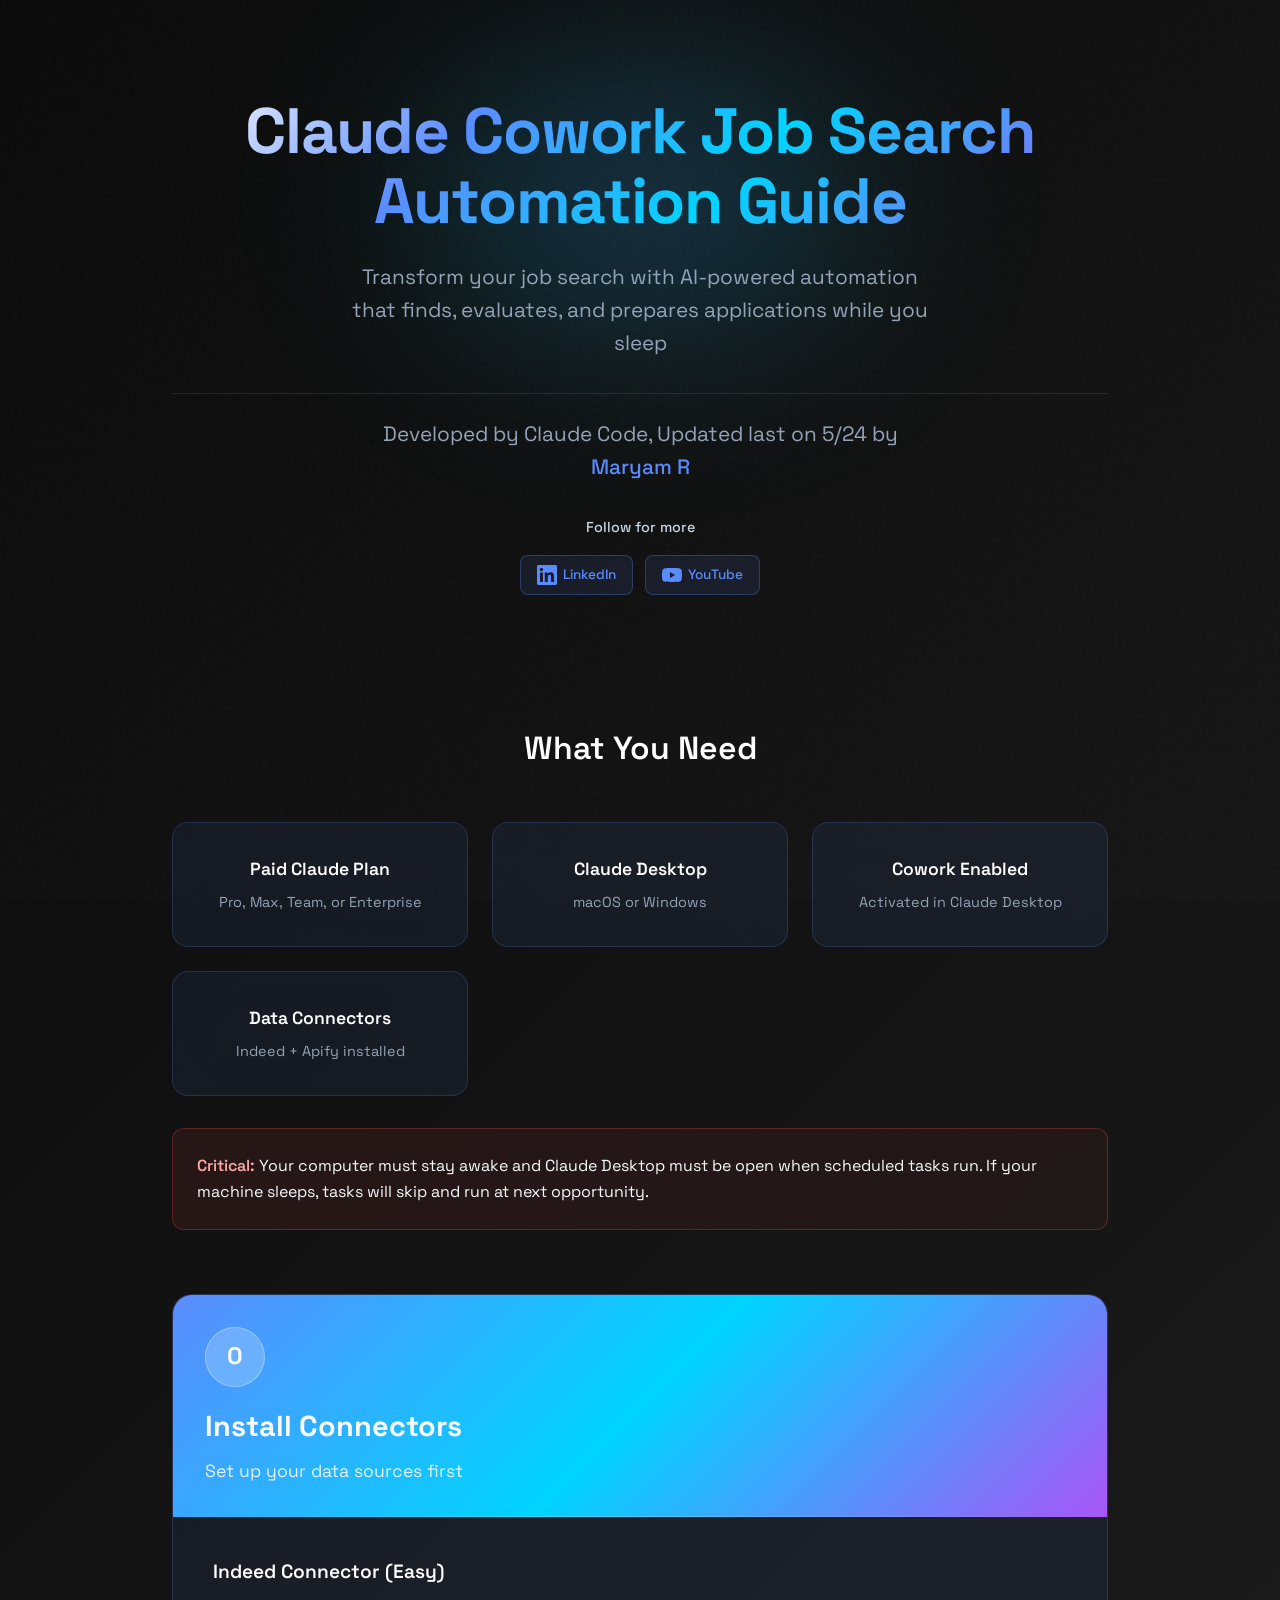
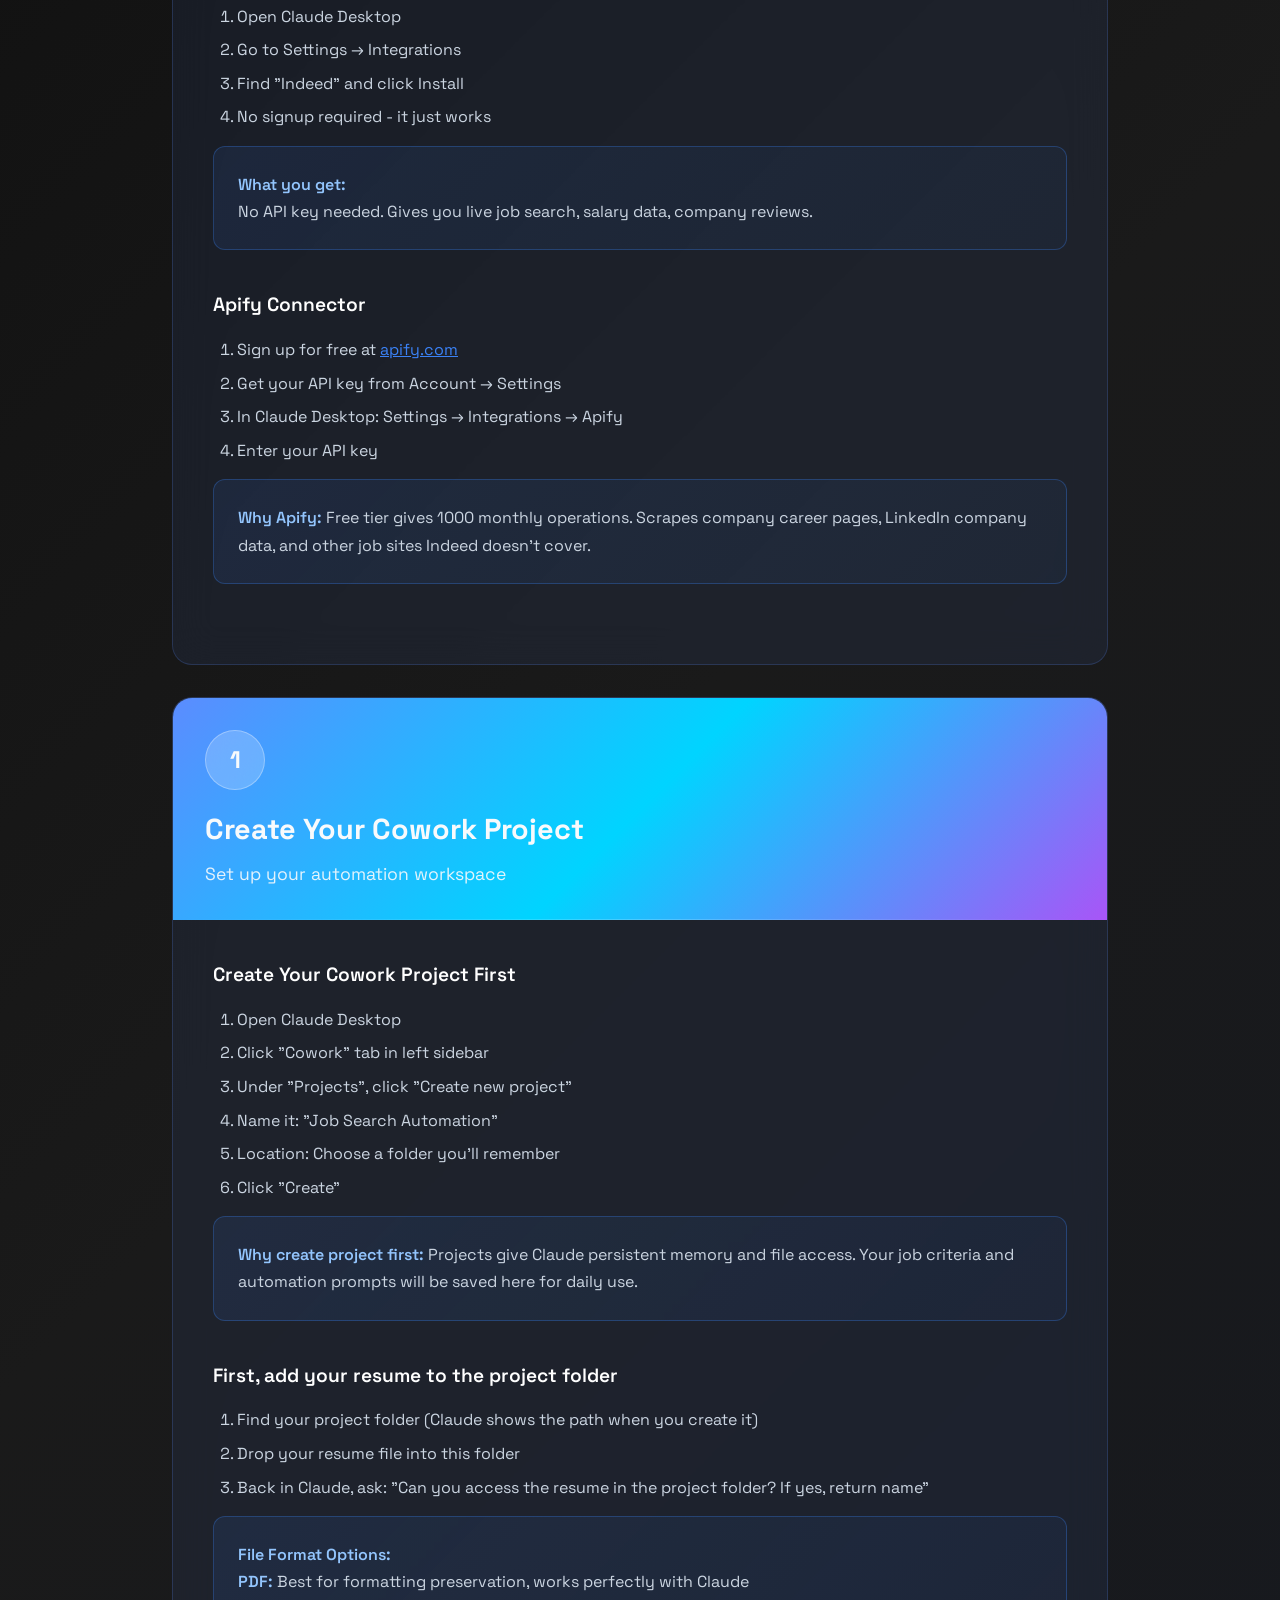
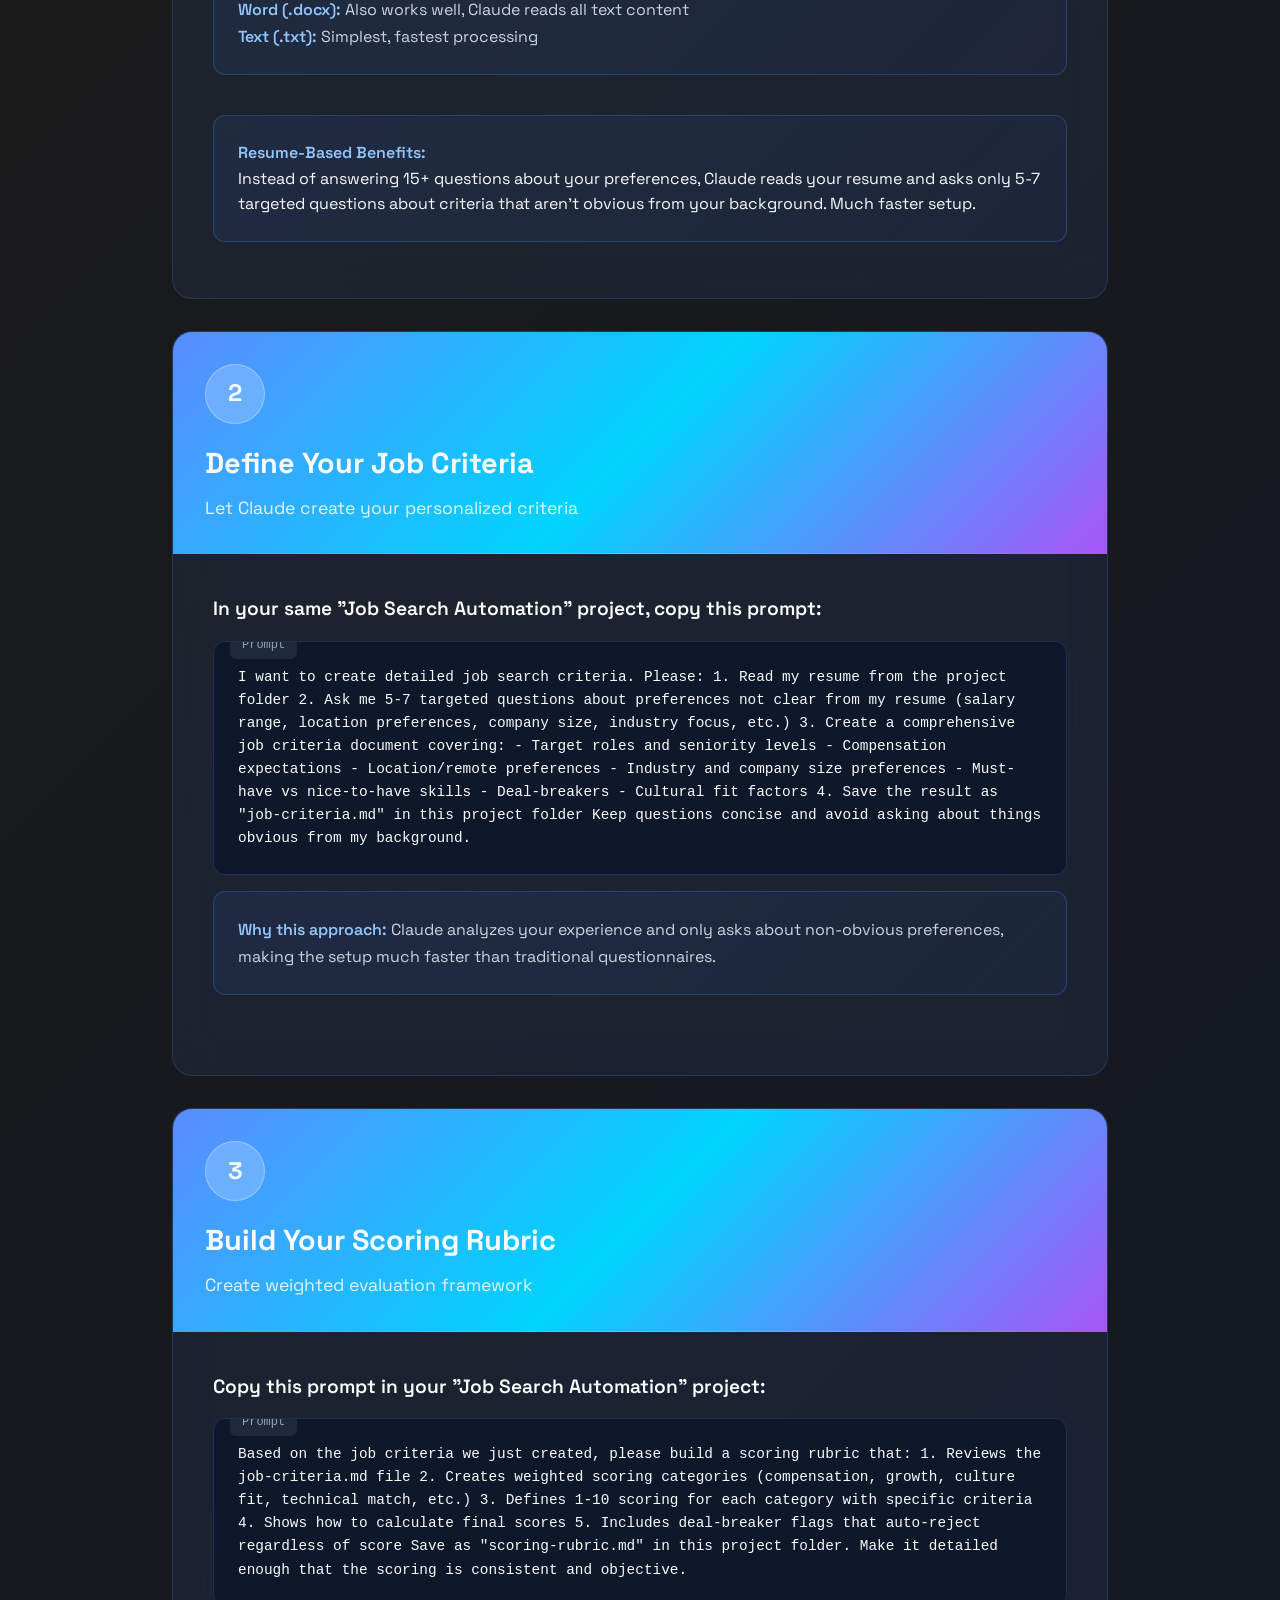
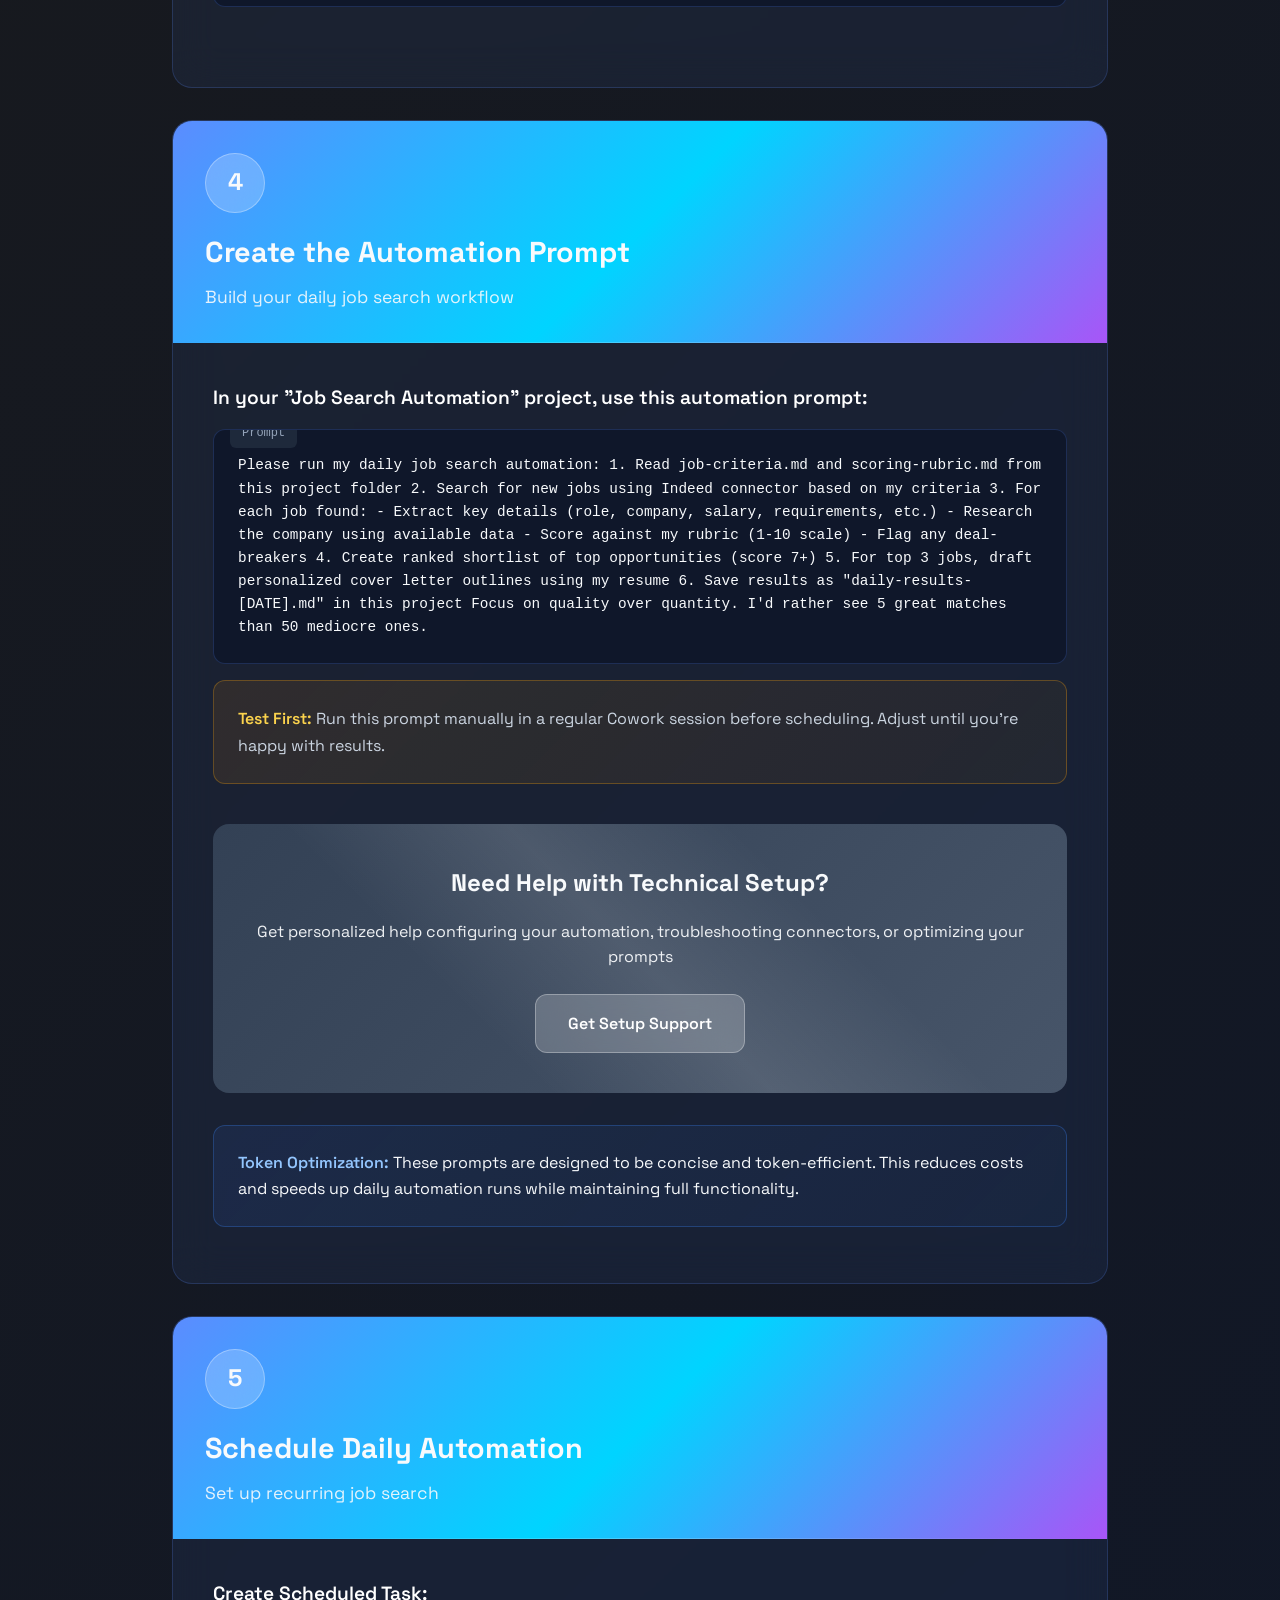
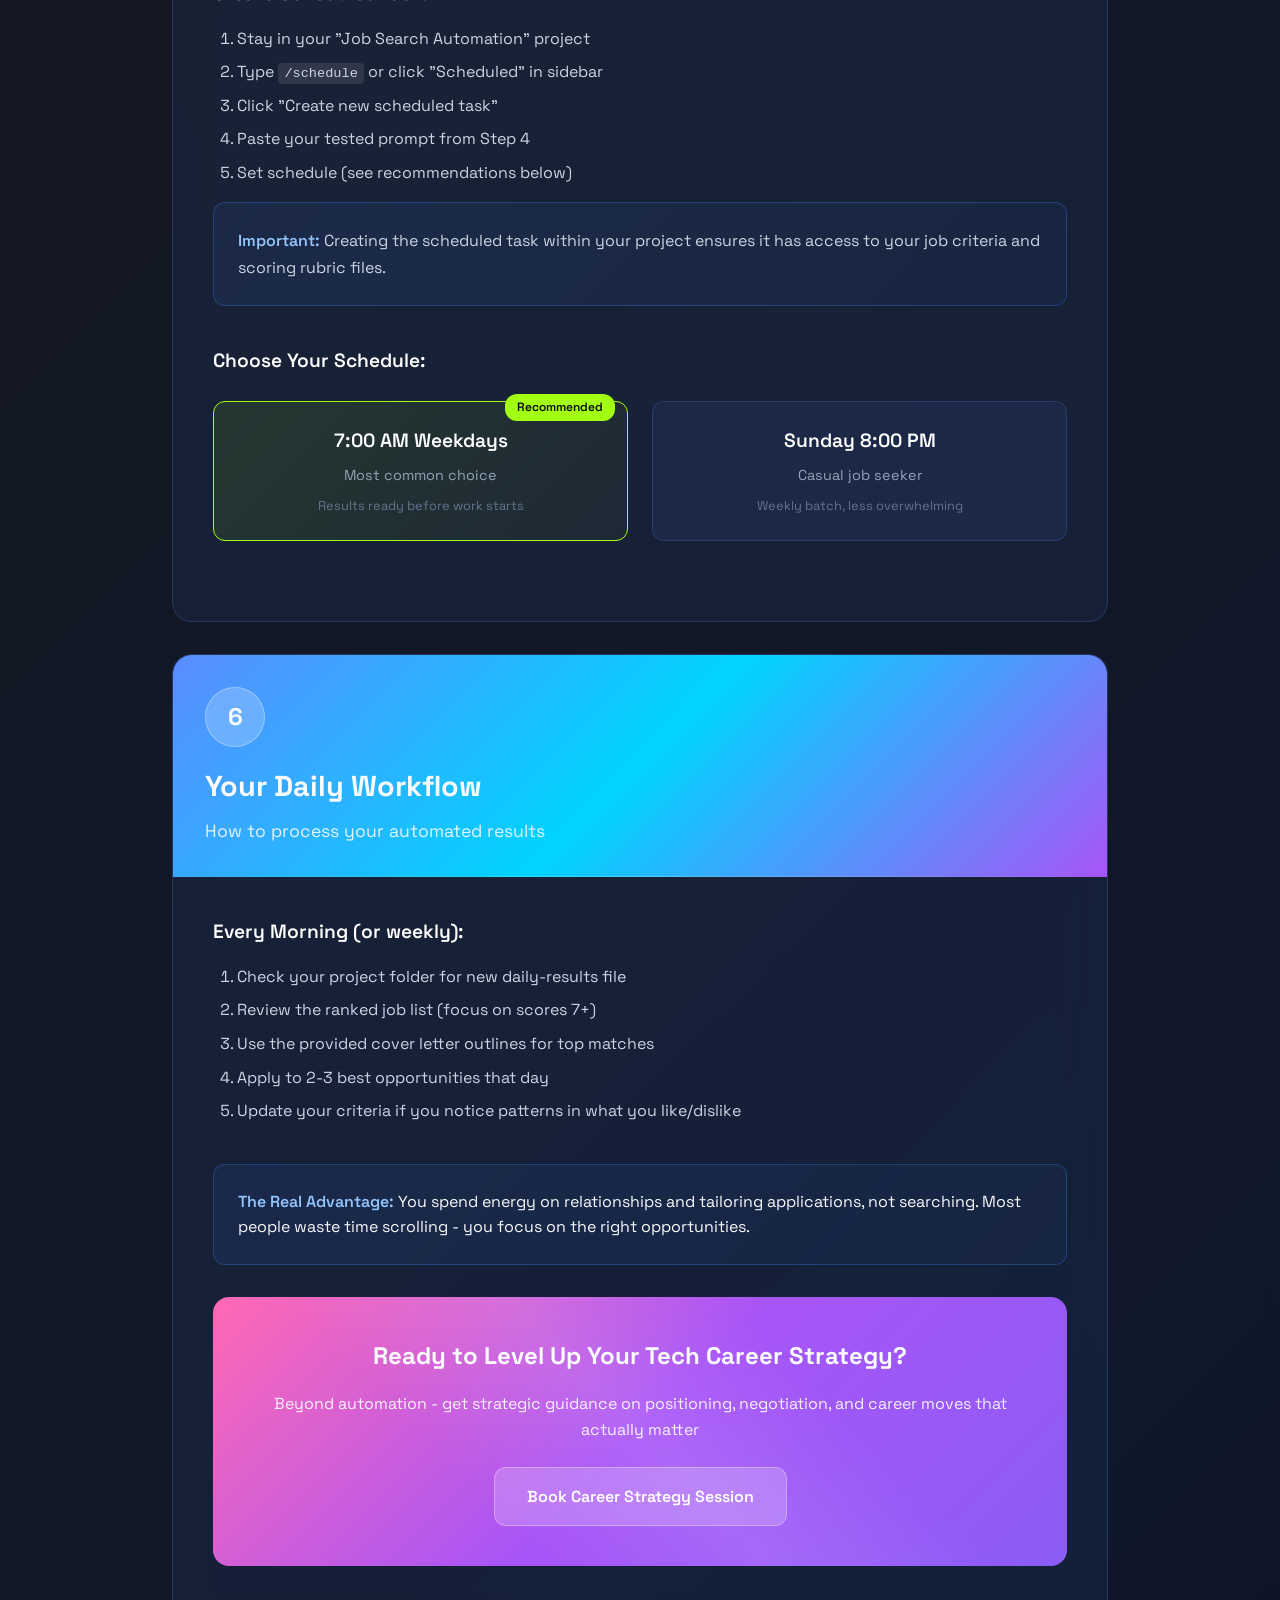
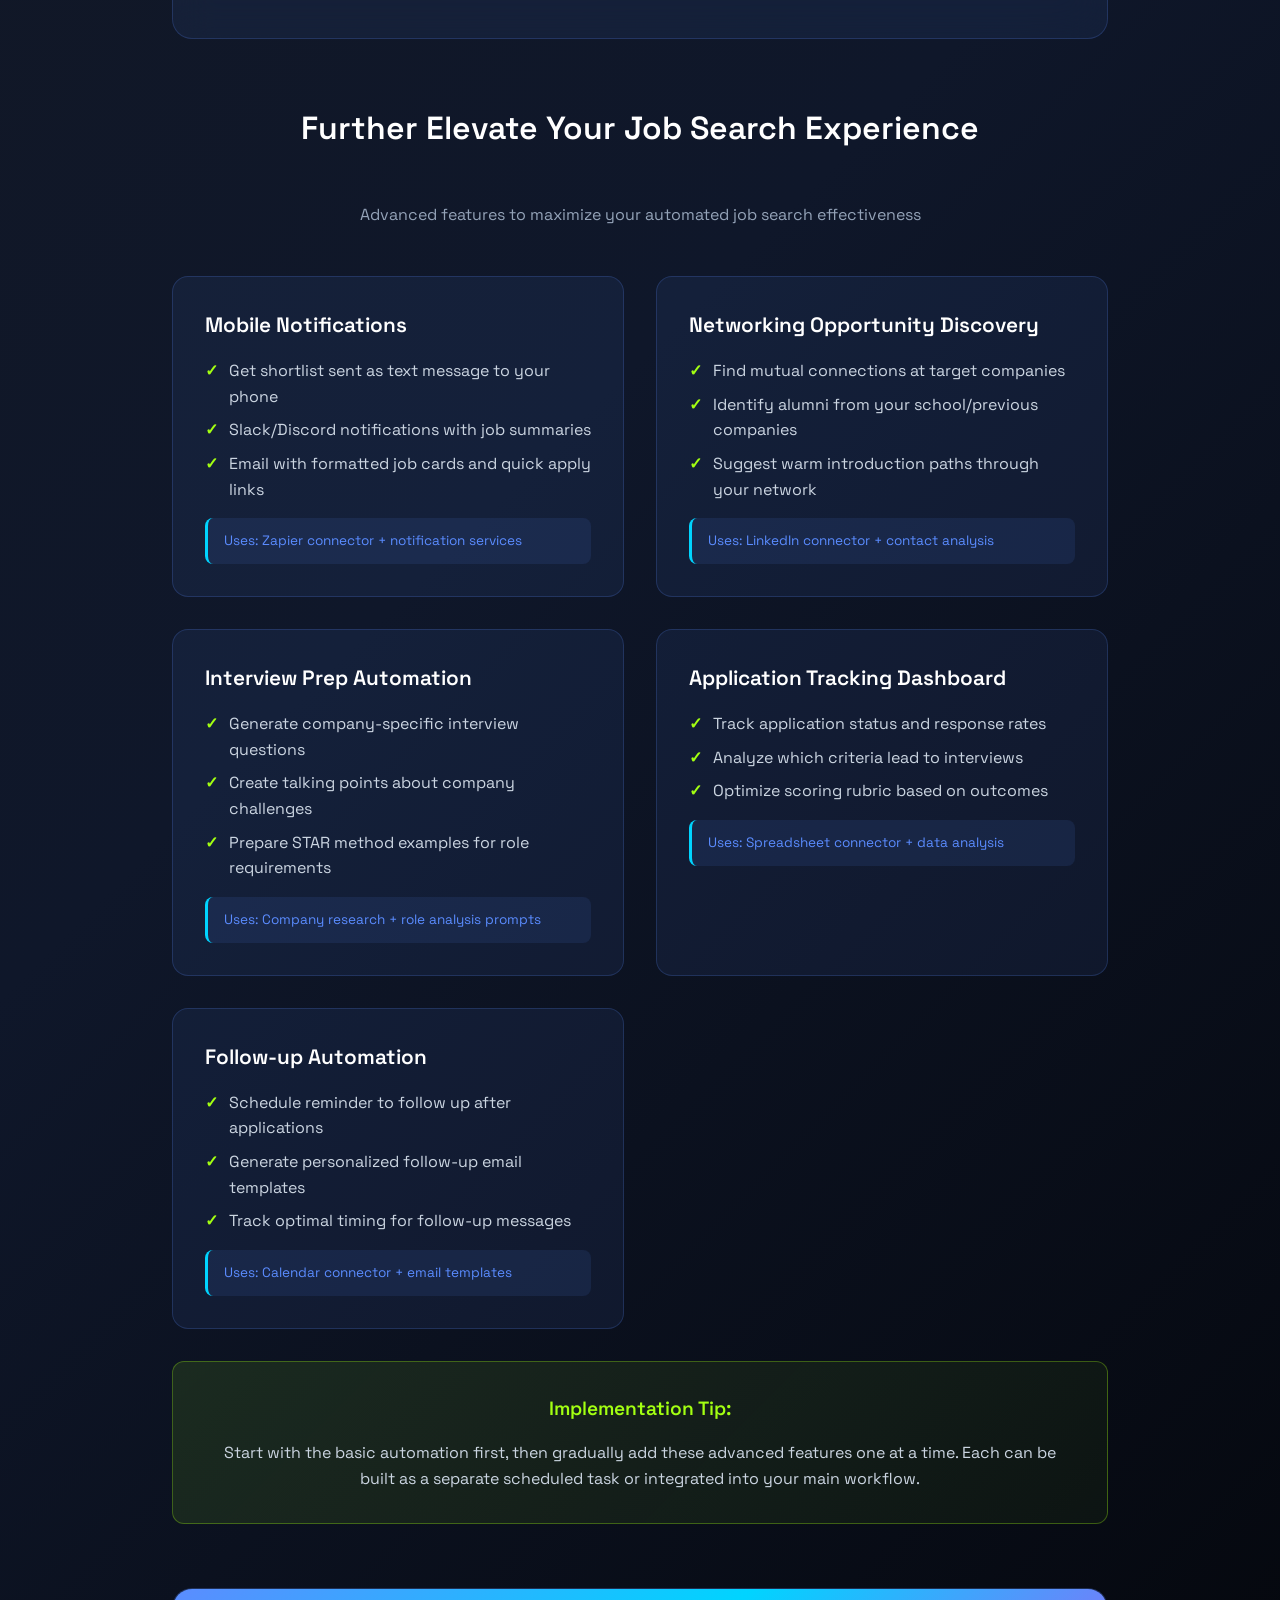
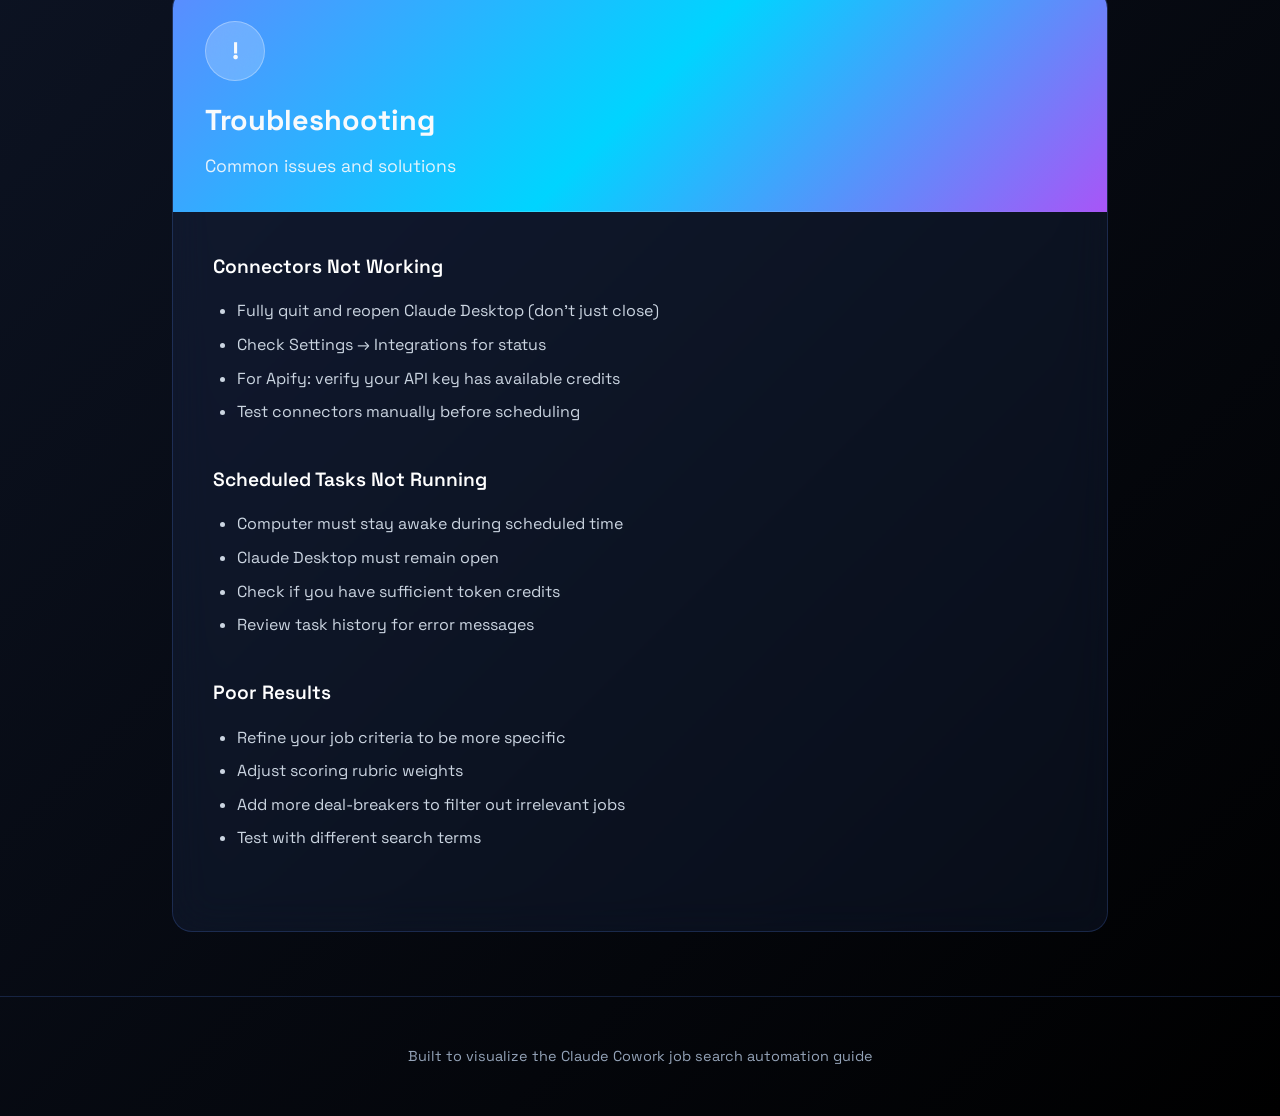
<file: steps.html>
<!DOCTYPE html>
<html lang="en">
<head>
    <meta charset="UTF-8">
    <meta name="viewport" content="width=device-width, initial-scale=1.0">
    <title>Claude Cowork Job Search - Step by Step Guide</title>
    <link rel="preconnect" href="https://fonts.googleapis.com">
    <link rel="preconnect" href="https://fonts.gstatic.com" crossorigin>
    <link href="https://fonts.googleapis.com/css2?family=Space+Grotesk:wght@300;400;500;600;700&family=SF+Mono:wght@400;500;600&display=swap" rel="stylesheet">
    <style>
        :root {
            --primary: #5B8CFF;
            --primary-light: #4F7CFF;
            --secondary: #A855F7;
            --accent: #A3FF12;
            --success: #84CC16;
            --warning: #FF9500;
            --error: #FF3B30;
            --cyan: #00D4FF;
            --pink: #FF69B4;
            --purple: #8B5CF6;
            --dark: #0A0A0A;
            --gray-900: #0F172A;
            --gray-800: #1E293B;
            --gray-700: #334155;
            --gray-600: #475569;
            --gray-500: #64748B;
            --gray-400: #94A3B8;
            --gray-300: #CBD5E1;
            --gray-200: #E2E8F0;
            --gray-100: #F1F5F9;
            --gray-50: #F8FAFC;
            --white: #FFFFFF;
            --surface: rgba(91, 140, 255, 0.08);
            --surface-hover: rgba(91, 140, 255, 0.12);
            --border: rgba(91, 140, 255, 0.2);
            --border-light: rgba(91, 140, 255, 0.1);
        }

        * {
            margin: 0;
            padding: 0;
            box-sizing: border-box;
        }

        body {
            font-family: 'Space Grotesk', -apple-system, BlinkMacSystemFont, 'Segoe UI', sans-serif;
            background: linear-gradient(135deg, #0A0A0A 0%, #1A1A1A 25%, #0F172A 75%, #000000 100%);
            color: #F8FAFC;
            min-height: 100vh;
            line-height: 1.6;
            font-weight: 400;
            overflow-x: hidden;
        }

        .grain {
            position: fixed;
            top: 0;
            left: 0;
            width: 100%;
            height: 100%;
            pointer-events: none;
            opacity: 0.03;
            background-image: url("data:image/svg+xml,%3Csvg viewBox='0 0 256 256' xmlns='http://www.w3.org/2000/svg'%3E%3Cfilter id='noiseFilter'%3E%3CfeTurbulence type='fractalNoise' baseFrequency='0.9' numOctaves='4' stitchTiles='stitch'/%3E%3C/filter%3E%3Crect width='100%25' height='100%25' filter='url(%23noiseFilter)'/%3E%3C/svg%3E");
            z-index: -1;
        }

        .container {
            max-width: 1000px;
            margin: 0 auto;
            padding: 0 2rem;
        }

        /* Hero Section */
        .hero {
            text-align: center;
            padding: 6rem 0 4rem;
            position: relative;
        }

        .hero::before {
            content: '';
            position: absolute;
            top: 0;
            left: 50%;
            transform: translateX(-50%);
            width: 600px;
            height: 400px;
            background: radial-gradient(ellipse, rgba(91, 140, 255, 0.25) 0%, rgba(0, 212, 255, 0.15) 40%, transparent 70%);
            filter: blur(80px);
            z-index: -1;
        }

        .hero h1 {
            font-size: 4rem;
            font-weight: 700;
            background: linear-gradient(135deg, #FFFFFF 0%, #5B8CFF 30%, #00D4FF 60%, #A855F7 100%);
            -webkit-background-clip: text;
            -webkit-text-fill-color: transparent;
            background-clip: text;
            margin-bottom: 1.5rem;
            letter-spacing: -0.02em;
            line-height: 1.1;
        }

        .hero p {
            font-size: 1.3rem;
            color: var(--gray-400);
            font-weight: 400;
            max-width: 600px;
            margin: 0 auto 2rem;
        }

        /* Hero Social Section */
        .hero-social {
            margin-top: 2rem;
            padding-top: 1.5rem;
            border-top: 1px solid var(--border);
        }

        .hero-social-intro {
            font-size: 0.85rem;
            color: var(--gray-500);
            margin-bottom: 0.75rem;
        }

        .author-link {
            color: var(--primary);
            text-decoration: none;
            font-weight: 500;
            transition: color 0.3s ease;
        }

        .author-link:hover {
            color: var(--cyan);
        }

        .hero-social-text {
            font-size: 0.9rem;
            color: var(--gray-300);
            margin-bottom: 1rem;
            font-weight: 500;
        }

        .hero-social-links {
            display: flex;
            justify-content: center;
            gap: 0.75rem;
        }

        .hero-social-link {
            display: flex;
            align-items: center;
            gap: 0.4rem;
            padding: 0.5rem 1rem;
            background: rgba(91, 140, 255, 0.1);
            border: 1px solid rgba(91, 140, 255, 0.3);
            border-radius: 8px;
            color: var(--primary);
            text-decoration: none;
            font-weight: 500;
            font-size: 0.85rem;
            transition: all 0.3s ease;
            backdrop-filter: blur(10px);
        }

        .hero-social-link:hover {
            background: rgba(91, 140, 255, 0.2);
            border-color: var(--primary);
            color: var(--cyan);
            transform: translateY(-1px);
        }

        /* Requirements Grid */
        .requirements-section {
            margin: 4rem 0;
        }

        .section-title {
            font-size: 2rem;
            font-weight: 600;
            text-align: center;
            margin-bottom: 3rem;
            color: var(--white);
        }

        .requirements-grid {
            display: grid;
            grid-template-columns: repeat(auto-fit, minmax(220px, 1fr));
            gap: 1.5rem;
            margin-bottom: 2rem;
        }

        .requirement-card {
            background: var(--surface);
            backdrop-filter: blur(20px);
            border: 1px solid var(--border);
            border-radius: 16px;
            padding: 2rem;
            text-align: center;
            transition: all 0.3s cubic-bezier(0.4, 0, 0.2, 1);
        }

        .requirement-card:hover {
            background: var(--surface-hover);
            transform: translateY(-4px);
            box-shadow: 0 20px 40px rgba(0, 0, 0, 0.3);
        }

        .requirement-card h4 {
            font-size: 1.1rem;
            font-weight: 600;
            margin-bottom: 0.5rem;
            color: var(--white);
        }

        .requirement-card p {
            color: var(--gray-400);
            font-size: 0.9rem;
            font-weight: 400;
        }

        /* Critical Notice */
        .critical-notice {
            background: linear-gradient(135deg, rgba(239, 68, 68, 0.1) 0%, rgba(239, 68, 68, 0.05) 100%);
            border: 1px solid rgba(239, 68, 68, 0.3);
            border-radius: 12px;
            padding: 1.5rem;
            margin: 2rem 0;
        }

        .critical-notice strong {
            color: #FCA5A5;
            font-weight: 600;
        }

        /* Step Cards */
        .step-card {
            background: var(--surface);
            backdrop-filter: blur(20px);
            border: 1px solid var(--border);
            border-radius: 20px;
            margin-bottom: 2rem;
            overflow: hidden;
            transition: all 0.3s cubic-bezier(0.4, 0, 0.2, 1);
        }

        .step-card:hover {
            background: var(--surface-hover);
            transform: translateY(-2px);
            box-shadow: 0 25px 50px rgba(0, 0, 0, 0.25);
        }

        .step-header {
            background: linear-gradient(135deg, var(--primary) 0%, var(--cyan) 50%, var(--secondary) 100%);
            padding: 2rem;
            position: relative;
        }

        .step-header::after {
            content: '';
            position: absolute;
            bottom: 0;
            left: 0;
            right: 0;
            height: 1px;
            background: linear-gradient(90deg, transparent, rgba(255, 255, 255, 0.2), transparent);
        }

        .step-number {
            display: inline-block;
            width: 60px;
            height: 60px;
            background: rgba(255, 255, 255, 0.2);
            border-radius: 50%;
            display: flex;
            align-items: center;
            justify-content: center;
            font-size: 1.5rem;
            font-weight: 700;
            margin-bottom: 1rem;
            backdrop-filter: blur(20px);
            border: 1px solid rgba(255, 255, 255, 0.3);
        }

        .step-title {
            font-size: 1.8rem;
            font-weight: 700;
            margin-bottom: 0.5rem;
        }

        .step-subtitle {
            font-size: 1.1rem;
            opacity: 0.9;
            font-weight: 400;
        }

        .step-content {
            padding: 2.5rem;
        }

        .substep {
            margin-bottom: 2.5rem;
        }

        .substep h4 {
            font-size: 1.2rem;
            font-weight: 600;
            margin-bottom: 1rem;
            color: var(--white);
        }

        .substep ul, .substep ol {
            margin: 1rem 0 1rem 1.5rem;
        }

        .substep li {
            margin-bottom: 0.5rem;
            color: var(--gray-300);
        }

        .substep p {
            color: var(--gray-300);
            line-height: 1.7;
        }

        /* Code blocks */
        .prompt-box {
            background: var(--gray-900);
            border: 1px solid var(--border);
            border-radius: 12px;
            padding: 1.5rem;
            margin: 1rem 0;
            font-family: 'SF Mono', 'Monaco', monospace;
            font-size: 0.9rem;
            line-height: 1.6;
            overflow-x: auto;
            position: relative;
        }

        .prompt-box::before {
            content: 'Prompt';
            position: absolute;
            top: -10px;
            left: 16px;
            background: var(--gray-800);
            color: var(--gray-400);
            padding: 0.25rem 0.75rem;
            border-radius: 6px;
            font-size: 0.75rem;
            font-weight: 500;
        }

        code {
            background: rgba(255, 255, 255, 0.1);
            padding: 0.2rem 0.4rem;
            border-radius: 4px;
            font-family: 'SF Mono', 'Monaco', monospace;
            font-size: 0.85rem;
        }

        /* Info boxes */
        .info-box {
            background: linear-gradient(135deg, rgba(59, 130, 246, 0.1) 0%, rgba(59, 130, 246, 0.05) 100%);
            border: 1px solid rgba(59, 130, 246, 0.3);
            border-radius: 12px;
            padding: 1.5rem;
            margin: 1rem 0;
        }

        .info-box strong {
            color: #93C5FD;
            font-weight: 600;
        }

        .warning-box {
            background: linear-gradient(135deg, rgba(245, 158, 11, 0.1) 0%, rgba(245, 158, 11, 0.05) 100%);
            border: 1px solid rgba(245, 158, 11, 0.3);
            border-radius: 12px;
            padding: 1.5rem;
            margin: 1rem 0;
        }

        .warning-box strong {
            color: #FCD34D;
            font-weight: 600;
        }

        /* Help sections */
        .help-section {
            background: linear-gradient(135deg, var(--accent) 0%, var(--success) 100%);
            border-radius: 16px;
            padding: 2.5rem;
            text-align: center;
            margin: 2rem 0;
            position: relative;
            overflow: hidden;
        }

        .help-section::before {
            content: '';
            position: absolute;
            top: 0;
            left: 0;
            right: 0;
            bottom: 0;
            background: linear-gradient(45deg, transparent 30%, rgba(255, 255, 255, 0.1) 50%, transparent 70%);
            animation: shimmer 4s ease-in-out infinite;
        }

        .help-section h3 {
            font-size: 1.5rem;
            font-weight: 700;
            margin-bottom: 1rem;
            position: relative;
            z-index: 1;
        }

        .help-section p {
            font-size: 1rem;
            margin-bottom: 1.5rem;
            opacity: 0.95;
            position: relative;
            z-index: 1;
        }

        .cta-button {
            display: inline-block;
            background: rgba(255, 255, 255, 0.2);
            color: white;
            padding: 1rem 2rem;
            border-radius: 12px;
            text-decoration: none;
            font-weight: 600;
            transition: all 0.3s ease;
            backdrop-filter: blur(20px);
            border: 1px solid rgba(255, 255, 255, 0.3);
            position: relative;
            z-index: 1;
        }

        .cta-button:hover {
            background: rgba(255, 255, 255, 0.3);
            transform: translateY(-2px);
        }

        .help-section.career-strategy {
            background: linear-gradient(135deg, var(--pink) 0%, var(--secondary) 50%, var(--purple) 100%);
        }

        .help-section.setup-help {
            background: linear-gradient(135deg, var(--gray-700) 0%, var(--gray-600) 100%);
        }

        /* Schedule cards */
        .schedule-grid {
            display: grid;
            grid-template-columns: repeat(auto-fit, minmax(250px, 1fr));
            gap: 1.5rem;
            margin: 1.5rem 0;
        }

        .schedule-card {
            background: var(--surface);
            border: 1px solid var(--border);
            border-radius: 12px;
            padding: 1.5rem;
            text-align: center;
            transition: all 0.3s ease;
            position: relative;
        }

        .schedule-card:hover {
            background: var(--surface-hover);
            transform: translateY(-2px);
        }

        .schedule-card.recommended {
            border-color: var(--accent);
            background: linear-gradient(135deg, rgba(163, 255, 18, 0.1) 0%, rgba(132, 204, 22, 0.05) 100%);
        }

        .schedule-card.recommended::before {
            content: 'Recommended';
            position: absolute;
            top: -8px;
            right: 12px;
            background: var(--accent);
            color: var(--dark);
            padding: 0.25rem 0.75rem;
            border-radius: 12px;
            font-size: 0.75rem;
            font-weight: 600;
        }

        .schedule-time {
            font-size: 1.2rem;
            font-weight: 600;
            margin-bottom: 0.5rem;
            color: var(--white);
        }

        .schedule-desc {
            color: var(--gray-400);
            font-size: 0.9rem;
            margin-bottom: 0.5rem;
        }

        .schedule-benefit {
            color: var(--gray-500);
            font-size: 0.8rem;
        }

        /* Social section */
        .social-section {
            background: linear-gradient(135deg, var(--gray-800) 0%, var(--gray-900) 100%);
            border-radius: 20px;
            padding: 3rem;
            text-align: center;
            margin: 3rem 0;
        }

        .social-section h3 {
            font-size: 1.8rem;
            font-weight: 700;
            margin-bottom: 1rem;
        }

        .social-section p {
            color: var(--gray-400);
            margin-bottom: 2rem;
        }

        .social-links {
            display: flex;
            justify-content: center;
            gap: 1.5rem;
        }

        .social-link {
            display: flex;
            align-items: center;
            gap: 0.5rem;
            padding: 1rem 1.5rem;
            background: var(--surface);
            border: 1px solid var(--border);
            border-radius: 12px;
            color: var(--white);
            text-decoration: none;
            font-weight: 500;
            transition: all 0.3s ease;
        }

        .social-link:hover {
            background: var(--surface-hover);
            transform: translateY(-2px);
        }

        /* Advanced features */
        .features-grid {
            display: grid;
            grid-template-columns: repeat(auto-fit, minmax(300px, 1fr));
            gap: 2rem;
            margin: 2rem 0;
        }

        .feature-card {
            background: var(--surface);
            border: 1px solid var(--border);
            border-radius: 16px;
            padding: 2rem;
            transition: all 0.3s cubic-bezier(0.4, 0, 0.2, 1);
        }

        .feature-card:hover {
            background: var(--surface-hover);
            transform: translateY(-4px);
            box-shadow: 0 20px 40px rgba(0, 0, 0, 0.3);
        }

        .feature-card h3 {
            font-size: 1.3rem;
            font-weight: 600;
            margin-bottom: 1rem;
            color: var(--white);
        }

        .feature-card ul {
            list-style: none;
            margin-bottom: 1rem;
        }

        .feature-card li {
            color: var(--gray-300);
            margin-bottom: 0.5rem;
            padding-left: 1.5rem;
            position: relative;
        }

        .feature-card li::before {
            content: '✓';
            position: absolute;
            left: 0;
            color: var(--accent);
            font-weight: 600;
        }

        .tech-note {
            background: rgba(91, 140, 255, 0.1);
            color: var(--primary);
            padding: 0.75rem 1rem;
            border-radius: 8px;
            font-size: 0.85rem;
            border-left: 3px solid var(--cyan);
        }

        .implementation-note {
            background: linear-gradient(135deg, rgba(163, 255, 18, 0.1) 0%, rgba(132, 204, 22, 0.05) 100%);
            border: 1px solid rgba(163, 255, 18, 0.3);
            border-radius: 12px;
            padding: 2rem;
            text-align: center;
            margin-top: 2rem;
        }

        .implementation-note h4 {
            color: var(--accent);
            margin-bottom: 1rem;
            font-size: 1.2rem;
            font-weight: 600;
        }

        .implementation-note p {
            color: var(--gray-300);
        }

        /* Footer */
        .footer {
            padding: 3rem 2rem;
            color: var(--gray-400);
            border-top: 1px solid var(--border);
            margin-top: 4rem;
        }

        .footer-content {
            max-width: 1000px;
            margin: 0 auto;
            display: flex;
            flex-direction: column;
            align-items: center;
            gap: 2rem;
        }

        .footer-content p {
            font-size: 0.9rem;
            color: var(--gray-400);
        }

        .footer-social {
            display: flex;
            align-items: center;
            gap: 1rem;
            font-size: 0.9rem;
        }

        .footer-social span {
            color: var(--gray-500);
        }

        .footer-links {
            display: flex;
            gap: 1rem;
        }

        .footer-social-link {
            display: flex;
            align-items: center;
            gap: 0.5rem;
            padding: 0.5rem 1rem;
            background: var(--surface);
            border: 1px solid var(--border-light);
            border-radius: 8px;
            color: var(--gray-400);
            text-decoration: none;
            font-size: 0.85rem;
            transition: all 0.3s ease;
        }

        .footer-social-link:hover {
            background: var(--surface-hover);
            color: var(--primary);
            transform: translateY(-1px);
        }

        /* Responsive */
        @media (max-width: 768px) {
            .container {
                padding: 0 1rem;
            }

            .hero h1 {
                font-size: 2.5rem;
            }

            .hero p {
                font-size: 1.1rem;
            }

            .hero-social-links {
                flex-direction: column;
                align-items: center;
                gap: 0.75rem;
            }

            .hero-social-link {
                width: 200px;
                justify-content: center;
            }

            .requirements-grid {
                grid-template-columns: 1fr;
            }

            .social-links {
                flex-direction: column;
                align-items: center;
            }

            .features-grid {
                grid-template-columns: 1fr;
            }

            .schedule-grid {
                grid-template-columns: 1fr;
            }

            .footer-social {
                flex-direction: column;
                gap: 1.5rem;
                text-align: center;
            }

            .footer-links {
                justify-content: center;
            }
        }

        @keyframes shimmer {
            0%, 100% { transform: translateX(-100%); }
            50% { transform: translateX(100%); }
        }
    </style>
</head>
<body>
    <div class="grain"></div>
    
    <div class="container">
        <!-- Hero Section -->
        <div class="hero">
            <h1>Claude Cowork Job Search Automation Guide</h1>
            <p>Transform your job search with AI-powered automation that finds, evaluates, and prepares applications while you sleep</p>
            
            <!-- Inline Social Section -->
            <div class="hero-social">
                <p class="hero-social-intro">Developed by Claude Code, Updated last on 5/24 by <a href="https://www.linkedin.com/in/maryamrezapoor/" target="_blank" class="author-link">Maryam R</a></p>
                <div class="hero-social-text">Follow for more</div>
                <div class="hero-social-links">
                    <a href="https://www.linkedin.com/in/maryamrezapoor/" target="_blank" class="hero-social-link">
                        <svg width="20" height="20" viewBox="0 0 24 24" fill="currentColor">
                            <path d="M20.447 20.452h-3.554v-5.569c0-1.328-.027-3.037-1.852-3.037-1.853 0-2.136 1.445-2.136 2.939v5.667H9.351V9h3.414v1.561h.046c.477-.9 1.637-1.85 3.37-1.85 3.601 0 4.267 2.37 4.267 5.455v6.286zM5.337 7.433c-1.144 0-2.063-.926-2.063-2.065 0-1.138.92-2.063 2.063-2.063 1.14 0 2.064.925 2.064 2.063 0 1.139-.925 2.065-2.064 2.065zm1.782 13.019H3.555V9h3.564v11.452zM22.225 0H1.771C.792 0 0 .774 0 1.729v20.542C0 23.227.792 24 1.771 24h20.451C23.2 24 24 23.227 24 22.271V1.729C24 .774 23.2 0 22.222 0h.003z"/>
                        </svg>
                        LinkedIn
                    </a>
                    <a href="https://www.youtube.com/@BuildwithMaryam" target="_blank" class="hero-social-link">
                        <svg width="20" height="20" viewBox="0 0 24 24" fill="currentColor">
                            <path d="M23.498 6.186a3.016 3.016 0 0 0-2.122-2.136C19.505 3.545 12 3.545 12 3.545s-7.505 0-9.377.505A3.017 3.017 0 0 0 .502 6.186C0 8.07 0 12 0 12s0 3.93.502 5.814a3.016 3.016 0 0 0 2.122 2.136c1.871.505 9.376.505 9.376.505s7.505 0 9.377-.505a3.015 3.015 0 0 0 2.122-2.136C24 15.93 24 12 24 12s0-3.93-.502-5.814zM9.545 15.568V8.432L15.818 12l-6.273 3.568z"/>
                        </svg>
                        YouTube
                    </a>
                </div>
            </div>
        </div>

        <!-- Requirements Section -->
        <div class="requirements-section">
            <h2 class="section-title">What You Need</h2>
            <div class="requirements-grid">
                <div class="requirement-card">
                    <h4>Paid Claude Plan</h4>
                    <p>Pro, Max, Team, or Enterprise</p>
                </div>
                <div class="requirement-card">
                    <h4>Claude Desktop</h4>
                    <p>macOS or Windows</p>
                </div>
                <div class="requirement-card">
                    <h4>Cowork Enabled</h4>
                    <p>Activated in Claude Desktop</p>
                </div>
                <div class="requirement-card">
                    <h4>Data Connectors</h4>
                    <p>Indeed + Apify installed</p>
                </div>
            </div>
            
            <div class="critical-notice">
                <p><strong>Critical:</strong> Your computer must stay awake and Claude Desktop must be open when scheduled tasks run. If your machine sleeps, tasks will skip and run at next opportunity.</p>
            </div>
        </div>

        <!-- Step 0: Install Connectors -->
        <div class="step-card">
            <div class="step-header">
                <div class="step-number">0</div>
                <div class="step-title">Install Connectors</div>
                <div class="step-subtitle">Set up your data sources first</div>
            </div>
            <div class="step-content">
                <div class="substep">
                    <h4>Indeed Connector (Easy)</h4>
                    <ol>
                        <li>Open Claude Desktop</li>
                        <li>Go to Settings → Integrations</li>
                        <li>Find "Indeed" and click Install</li>
                        <li>No signup required - it just works</li>
                    </ol>
                    <div class="info-box">
                        <p><strong>What you get:</strong><br>
                        No API key needed. Gives you live job search, salary data, company reviews.</p>
                    </div>
                </div>

                <div class="substep">
                    <h4>Apify Connector</h4>
                    <ol>
                        <li>Sign up for free at <a href="https://apify.com" target="_blank" style="color: #3B82F6;">apify.com</a></li>
                        <li>Get your API key from Account → Settings</li>
                        <li>In Claude Desktop: Settings → Integrations → Apify</li>
                        <li>Enter your API key</li>
                    </ol>
                    <div class="info-box">
                        <p><strong>Why Apify:</strong> Free tier gives 1000 monthly operations. Scrapes company career pages, LinkedIn company data, and other job sites Indeed doesn't cover.</p>
                    </div>
                </div>
            </div>
        </div>

        <!-- Step 1: Create Project -->
        <div class="step-card">
            <div class="step-header">
                <div class="step-number">1</div>
                <div class="step-title">Create Your Cowork Project</div>
                <div class="step-subtitle">Set up your automation workspace</div>
            </div>
            <div class="step-content">
                <div class="substep">
                    <h4>Create Your Cowork Project First</h4>
                    <ol>
                        <li>Open Claude Desktop</li>
                        <li>Click "Cowork" tab in left sidebar</li>
                        <li>Under "Projects", click "Create new project"</li>
                        <li>Name it: "Job Search Automation"</li>
                        <li>Location: Choose a folder you'll remember</li>
                        <li>Click "Create"</li>
                    </ol>
                    <div class="info-box">
                        <p><strong>Why create project first:</strong> Projects give Claude persistent memory and file access. Your job criteria and automation prompts will be saved here for daily use.</p>
                    </div>
                </div>

                <div class="substep">
                    <h4>First, add your resume to the project folder</h4>
                    <ol>
                        <li>Find your project folder (Claude shows the path when you create it)</li>
                        <li>Drop your resume file into this folder</li>
                        <li>Back in Claude, ask: "Can you access the resume in the project folder? If yes, return name"</li>
                    </ol>
                    <div class="info-box">
                        <p><strong>File Format Options:</strong><br>
                        <strong>PDF:</strong> Best for formatting preservation, works perfectly with Claude<br>
                        <strong>Word (.docx):</strong> Also works well, Claude reads all text content<br>
                        <strong>Text (.txt):</strong> Simplest, fastest processing</p>
                    </div>
                </div>

                <div class="info-box">
                    <p><strong>Resume-Based Benefits:</strong><br>
                    Instead of answering 15+ questions about your preferences, Claude reads your resume and asks only 5-7 targeted questions about criteria that aren't obvious from your background. Much faster setup.</p>
                </div>
            </div>
        </div>

        <!-- Step 2: Define Criteria -->
        <div class="step-card">
            <div class="step-header">
                <div class="step-number">2</div>
                <div class="step-title">Define Your Job Criteria</div>
                <div class="step-subtitle">Let Claude create your personalized criteria</div>
            </div>
            <div class="step-content">
                <div class="substep">
                    <h4>In your same "Job Search Automation" project, copy this prompt:</h4>
                    <div class="prompt-box">I want to create detailed job search criteria. Please:

1. Read my resume from the project folder
2. Ask me 5-7 targeted questions about preferences not clear from my resume (salary range, location preferences, company size, industry focus, etc.)
3. Create a comprehensive job criteria document covering:
   - Target roles and seniority levels
   - Compensation expectations
   - Location/remote preferences  
   - Industry and company size preferences
   - Must-have vs nice-to-have skills
   - Deal-breakers
   - Cultural fit factors

4. Save the result as "job-criteria.md" in this project folder

Keep questions concise and avoid asking about things obvious from my background.</div>
                    <div class="info-box">
                        <p><strong>Why this approach:</strong> Claude analyzes your experience and only asks about non-obvious preferences, making the setup much faster than traditional questionnaires.</p>
                    </div>
                </div>
            </div>
        </div>

        <!-- Step 3: Create Scoring System -->
        <div class="step-card">
            <div class="step-header">
                <div class="step-number">3</div>
                <div class="step-title">Build Your Scoring Rubric</div>
                <div class="step-subtitle">Create weighted evaluation framework</div>
            </div>
            <div class="step-content">
                <div class="substep">
                    <h4>Copy this prompt in your "Job Search Automation" project:</h4>
                    <div class="prompt-box">Based on the job criteria we just created, please build a scoring rubric that:

1. Reviews the job-criteria.md file 
2. Creates weighted scoring categories (compensation, growth, culture fit, technical match, etc.)
3. Defines 1-10 scoring for each category with specific criteria
4. Shows how to calculate final scores
5. Includes deal-breaker flags that auto-reject regardless of score

Save as "scoring-rubric.md" in this project folder.

Make it detailed enough that the scoring is consistent and objective.</div>
                </div>
            </div>
        </div>

        <!-- Step 4: Build Automation -->
        <div class="step-card">
            <div class="step-header">
                <div class="step-number">4</div>
                <div class="step-title">Create the Automation Prompt</div>
                <div class="step-subtitle">Build your daily job search workflow</div>
            </div>
            <div class="step-content">
                <div class="substep">
                    <h4>In your "Job Search Automation" project, use this automation prompt:</h4>
                    <div class="prompt-box">Please run my daily job search automation:

1. Read job-criteria.md and scoring-rubric.md from this project folder
2. Search for new jobs using Indeed connector based on my criteria
3. For each job found:
   - Extract key details (role, company, salary, requirements, etc.)
   - Research the company using available data
   - Score against my rubric (1-10 scale)
   - Flag any deal-breakers
4. Create ranked shortlist of top opportunities (score 7+)
5. For top 3 jobs, draft personalized cover letter outlines using my resume
6. Save results as "daily-results-[DATE].md" in this project

Focus on quality over quantity. I'd rather see 5 great matches than 50 mediocre ones.</div>
                    
                    <div class="warning-box">
                        <p><strong>Test First:</strong> Run this prompt manually in a regular Cowork session before scheduling. Adjust until you're happy with results.</p>
                    </div>
                </div>

                <div class="help-section setup-help">
                    <h3>Need Help with Technical Setup?</h3>
                    <p>Get personalized help configuring your automation, troubleshooting connectors, or optimizing your prompts</p>
                    <a href="https://cal.com/jeebee/technical-setup" class="cta-button" target="_blank">Get Setup Support</a>
                </div>

                <div class="info-box">
                    <p><strong>Token Optimization:</strong> These prompts are designed to be concise and token-efficient. This reduces costs and speeds up daily automation runs while maintaining full functionality.</p>
                </div>
            </div>
        </div>

        <!-- Step 5: Schedule Automation -->
        <div class="step-card">
            <div class="step-header">
                <div class="step-number">5</div>
                <div class="step-title">Schedule Daily Automation</div>
                <div class="step-subtitle">Set up recurring job search</div>
            </div>
            <div class="step-content">
                <div class="substep">
                    <h4>Create Scheduled Task:</h4>
                    <ol>
                        <li>Stay in your "Job Search Automation" project</li>
                        <li>Type <code>/schedule</code> or click "Scheduled" in sidebar</li>
                        <li>Click "Create new scheduled task"</li>
                        <li>Paste your tested prompt from Step 4</li>
                        <li>Set schedule (see recommendations below)</li>
                    </ol>
                    <div class="info-box">
                        <p><strong>Important:</strong> Creating the scheduled task within your project ensures it has access to your job criteria and scoring rubric files.</p>
                    </div>
                </div>

                <div class="substep">
                    <h4>Choose Your Schedule:</h4>
                    <div class="schedule-grid">
                        <div class="schedule-card recommended">
                            <div class="schedule-time">7:00 AM Weekdays</div>
                            <div class="schedule-desc">Most common choice</div>
                            <div class="schedule-benefit">Results ready before work starts</div>
                        </div>
                        <div class="schedule-card">
                            <div class="schedule-time">Sunday 8:00 PM</div>
                            <div class="schedule-desc">Casual job seeker</div>
                            <div class="schedule-benefit">Weekly batch, less overwhelming</div>
                        </div>
                    </div>
                </div>
            </div>
        </div>

        <!-- Step 6: Daily Workflow -->
        <div class="step-card">
            <div class="step-header">
                <div class="step-number">6</div>
                <div class="step-title">Your Daily Workflow</div>
                <div class="step-subtitle">How to process your automated results</div>
            </div>
            <div class="step-content">
                <div class="substep">
                    <h4>Every Morning (or weekly):</h4>
                    <ol>
                        <li>Check your project folder for new daily-results file</li>
                        <li>Review the ranked job list (focus on scores 7+)</li>
                        <li>Use the provided cover letter outlines for top matches</li>
                        <li>Apply to 2-3 best opportunities that day</li>
                        <li>Update your criteria if you notice patterns in what you like/dislike</li>
                    </ol>
                </div>

                <div class="info-box">
                    <p><strong>The Real Advantage:</strong> You spend energy on relationships and tailoring applications, not searching. Most people waste time scrolling - you focus on the right opportunities.</p>
                </div>

                <div class="help-section career-strategy">
                    <h3>Ready to Level Up Your Tech Career Strategy?</h3>
                    <p>Beyond automation - get strategic guidance on positioning, negotiation, and career moves that actually matter</p>
                    <a href="https://cal.com/jeebee/career-strategy" class="cta-button" target="_blank">Book Career Strategy Session</a>
                </div>
            </div>
        </div>

        <!-- Advanced Features Section -->
        <div class="requirements-section">
            <h2 class="section-title">Further Elevate Your Job Search Experience</h2>
            <p style="text-align: center; color: var(--gray-400); margin-bottom: 3rem;">Advanced features to maximize your automated job search effectiveness</p>
            
            <div class="features-grid">
                <div class="feature-card">
                    <h3>Mobile Notifications</h3>
                    <ul>
                        <li>Get shortlist sent as text message to your phone</li>
                        <li>Slack/Discord notifications with job summaries</li>
                        <li>Email with formatted job cards and quick apply links</li>
                    </ul>
                    <div class="tech-note">Uses: Zapier connector + notification services</div>
                </div>

                <div class="feature-card">
                    <h3>Networking Opportunity Discovery</h3>
                    <ul>
                        <li>Find mutual connections at target companies</li>
                        <li>Identify alumni from your school/previous companies</li>
                        <li>Suggest warm introduction paths through your network</li>
                    </ul>
                    <div class="tech-note">Uses: LinkedIn connector + contact analysis</div>
                </div>

                <div class="feature-card">
                    <h3>Interview Prep Automation</h3>
                    <ul>
                        <li>Generate company-specific interview questions</li>
                        <li>Create talking points about company challenges</li>
                        <li>Prepare STAR method examples for role requirements</li>
                    </ul>
                    <div class="tech-note">Uses: Company research + role analysis prompts</div>
                </div>

                <div class="feature-card">
                    <h3>Application Tracking Dashboard</h3>
                    <ul>
                        <li>Track application status and response rates</li>
                        <li>Analyze which criteria lead to interviews</li>
                        <li>Optimize scoring rubric based on outcomes</li>
                    </ul>
                    <div class="tech-note">Uses: Spreadsheet connector + data analysis</div>
                </div>

                <div class="feature-card">
                    <h3>Follow-up Automation</h3>
                    <ul>
                        <li>Schedule reminder to follow up after applications</li>
                        <li>Generate personalized follow-up email templates</li>
                        <li>Track optimal timing for follow-up messages</li>
                    </ul>
                    <div class="tech-note">Uses: Calendar connector + email templates</div>
                </div>
            </div>

            <div class="implementation-note">
                <h4>Implementation Tip:</h4>
                <p>Start with the basic automation first, then gradually add these advanced features one at a time. Each can be built as a separate scheduled task or integrated into your main workflow.</p>
            </div>
        </div>

        <!-- Troubleshooting -->
        <div class="step-card">
            <div class="step-header">
                <div class="step-number">!</div>
                <div class="step-title">Troubleshooting</div>
                <div class="step-subtitle">Common issues and solutions</div>
            </div>
            <div class="step-content">
                <div class="substep">
                    <h4>Connectors Not Working</h4>
                    <ul>
                        <li>Fully quit and reopen Claude Desktop (don't just close)</li>
                        <li>Check Settings → Integrations for status</li>
                        <li>For Apify: verify your API key has available credits</li>
                        <li>Test connectors manually before scheduling</li>
                    </ul>
                </div>

                <div class="substep">
                    <h4>Scheduled Tasks Not Running</h4>
                    <ul>
                        <li>Computer must stay awake during scheduled time</li>
                        <li>Claude Desktop must remain open</li>
                        <li>Check if you have sufficient token credits</li>
                        <li>Review task history for error messages</li>
                    </ul>
                </div>

                <div class="substep">
                    <h4>Poor Results</h4>
                    <ul>
                        <li>Refine your job criteria to be more specific</li>
                        <li>Adjust scoring rubric weights</li>
                        <li>Add more deal-breakers to filter out irrelevant jobs</li>
                        <li>Test with different search terms</li>
                    </ul>
                </div>
            </div>
        </div>
    </div>

    <div class="footer">
        <div class="footer-content">
            <p>Built to visualize the Claude Cowork job search automation guide</p>
        </div>
    </div>
</body>
</html>
</file>
